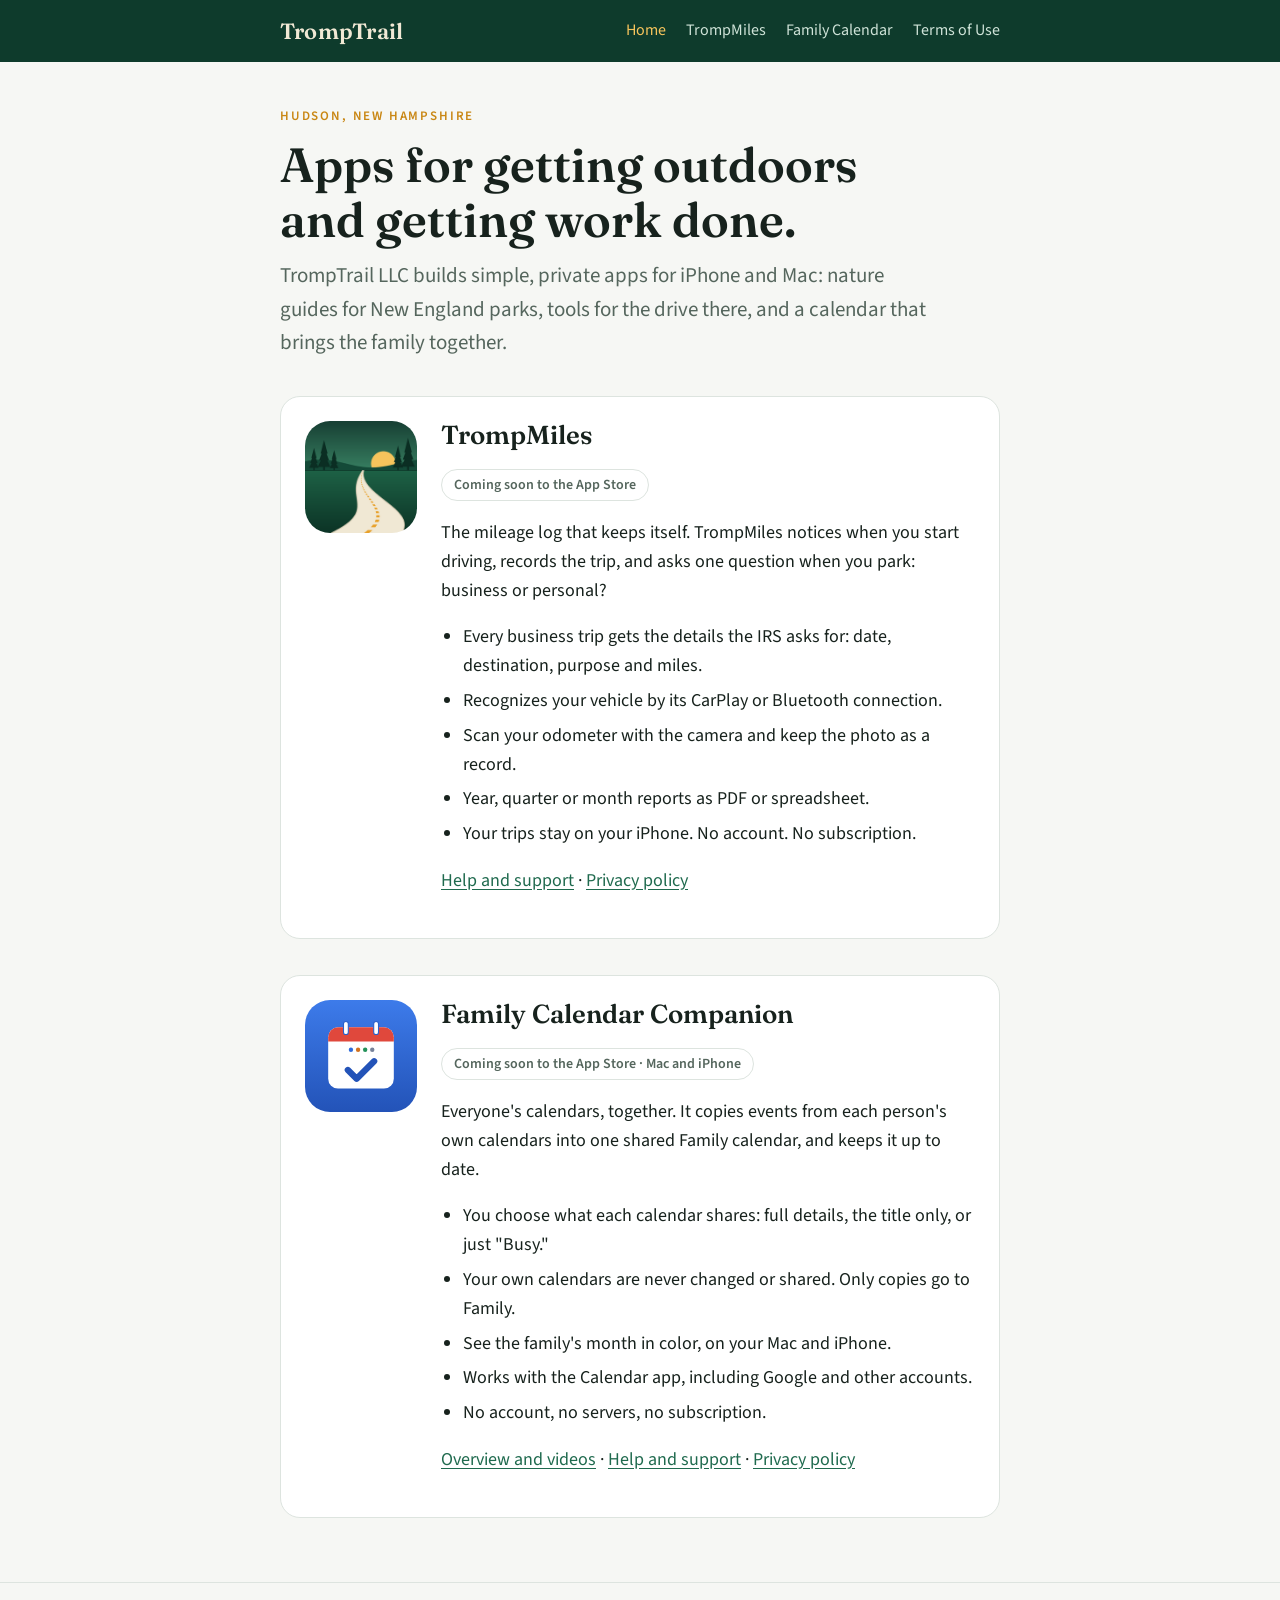
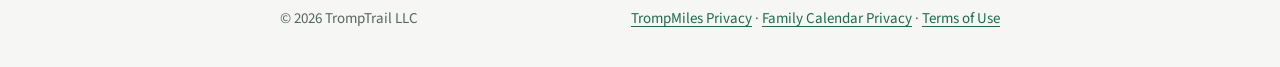
<file: index.html>
<!doctype html>
<html lang="en">
<head>
<meta charset="utf-8">
<meta name="viewport" content="width=device-width, initial-scale=1, viewport-fit=cover">
<title>TrompTrail LLC</title>
<meta name="description" content="TrompTrail LLC makes simple, private apps for iPhone and Mac, including TrompMiles, the mileage log that keeps itself, and Family Calendar Companion.">
<link rel="icon" href="trompmiles-icon.png">
<link rel="preconnect" href="https://fonts.googleapis.com">
<link rel="preconnect" href="https://fonts.gstatic.com" crossorigin>
<link rel="stylesheet" href="https://fonts.googleapis.com/css2?family=Fraunces:opsz,wght@9..144,600&family=Source+Sans+3:wght@400;600&display=swap">
<link rel="stylesheet" href="style.css">
</head>
<body>
<header class="top">
  <div class="wrap">
    <a class="brand" href="index.html">TrompTrail</a>
    <nav aria-label="Main">
      <a href="index.html" aria-current="page">Home</a>
      <a href="support.html">TrompMiles</a>
      <a href="family-calendar.html">Family Calendar</a>
      <a href="terms.html">Terms of Use</a>
    </nav>
  </div>
</header>

<main>
  <div class="wrap">
    <p class="eyebrow">Hudson, New Hampshire</p>
    <h1>Apps for getting outdoors and getting work done.</h1>
    <p class="lede">TrompTrail LLC builds simple, private apps for iPhone and Mac: nature guides for New England parks, tools for the drive there, and a calendar that brings the family together.</p>

    <section class="app" aria-labelledby="trompmiles">
      <img src="trompmiles-icon.png" alt="TrompMiles app icon: a winding road toward a setting sun">
      <div>
        <h2 id="trompmiles">TrompMiles</h2>
        <p><span class="badge">Coming soon to the App Store</span></p>
        <p>The mileage log that keeps itself. TrompMiles notices when you start driving, records the trip, and asks one question when you park: business or personal?</p>
        <ul class="points">
          <li>Every business trip gets the details the IRS asks for: date, destination, purpose and miles.</li>
          <li>Recognizes your vehicle by its CarPlay or Bluetooth connection.</li>
          <li>Scan your odometer with the camera and keep the photo as a record.</li>
          <li>Year, quarter or month reports as PDF or spreadsheet.</li>
          <li>Your trips stay on your iPhone. No account. No subscription.</li>
        </ul>
        <p><a href="support.html">Help and support</a> · <a href="privacy.html">Privacy policy</a></p>
      </div>
    </section>
    <section class="app" aria-labelledby="familycal">
      <img src="family-calendar-icon.svg" alt="Family Calendar Companion app icon: a calendar page with four colored dots and a check mark">
      <div>
        <h2 id="familycal">Family Calendar Companion</h2>
        <p><span class="badge">Coming soon to the App Store · Mac and iPhone</span></p>
        <p>Everyone's calendars, together. It copies events from each person's own calendars into one shared Family calendar, and keeps it up to date.</p>
        <ul class="points">
          <li>You choose what each calendar shares: full details, the title only, or just "Busy."</li>
          <li>Your own calendars are never changed or shared. Only copies go to Family.</li>
          <li>See the family's month in color, on your Mac and iPhone.</li>
          <li>Works with the Calendar app, including Google and other accounts.</li>
          <li>No account, no servers, no subscription.</li>
        </ul>
        <p><a href="family-calendar.html">Overview and videos</a> · <a href="family-calendar-support.html">Help and support</a> · <a href="family-calendar-privacy.html">Privacy policy</a></p>
      </div>
    </section>
  </div>
</main>

<footer>
  <div class="wrap">
    <span>© 2026 TrompTrail LLC</span>
    <span><a href="privacy.html">TrompMiles Privacy</a> · <a href="family-calendar-privacy.html">Family Calendar Privacy</a> · <a href="terms.html">Terms of Use</a></span>
  </div>
</footer>
</body>
</html>
</file>
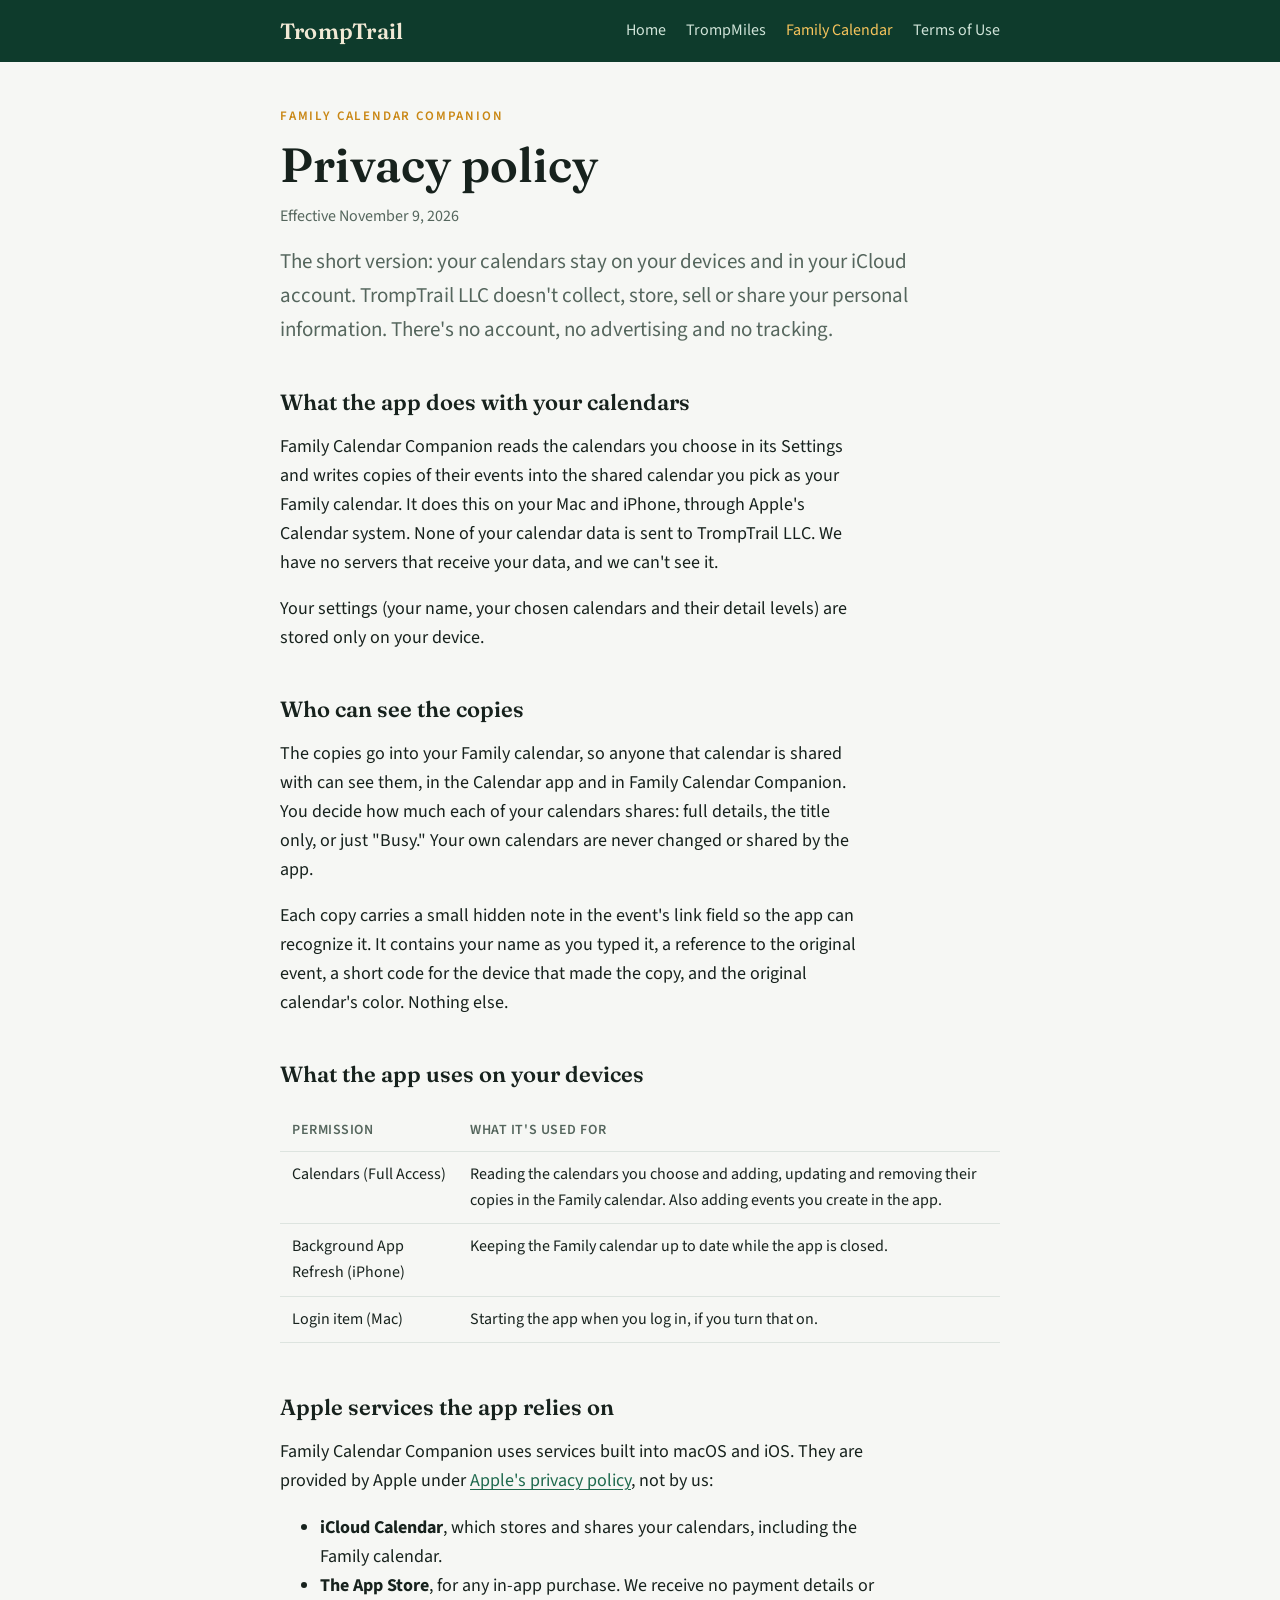
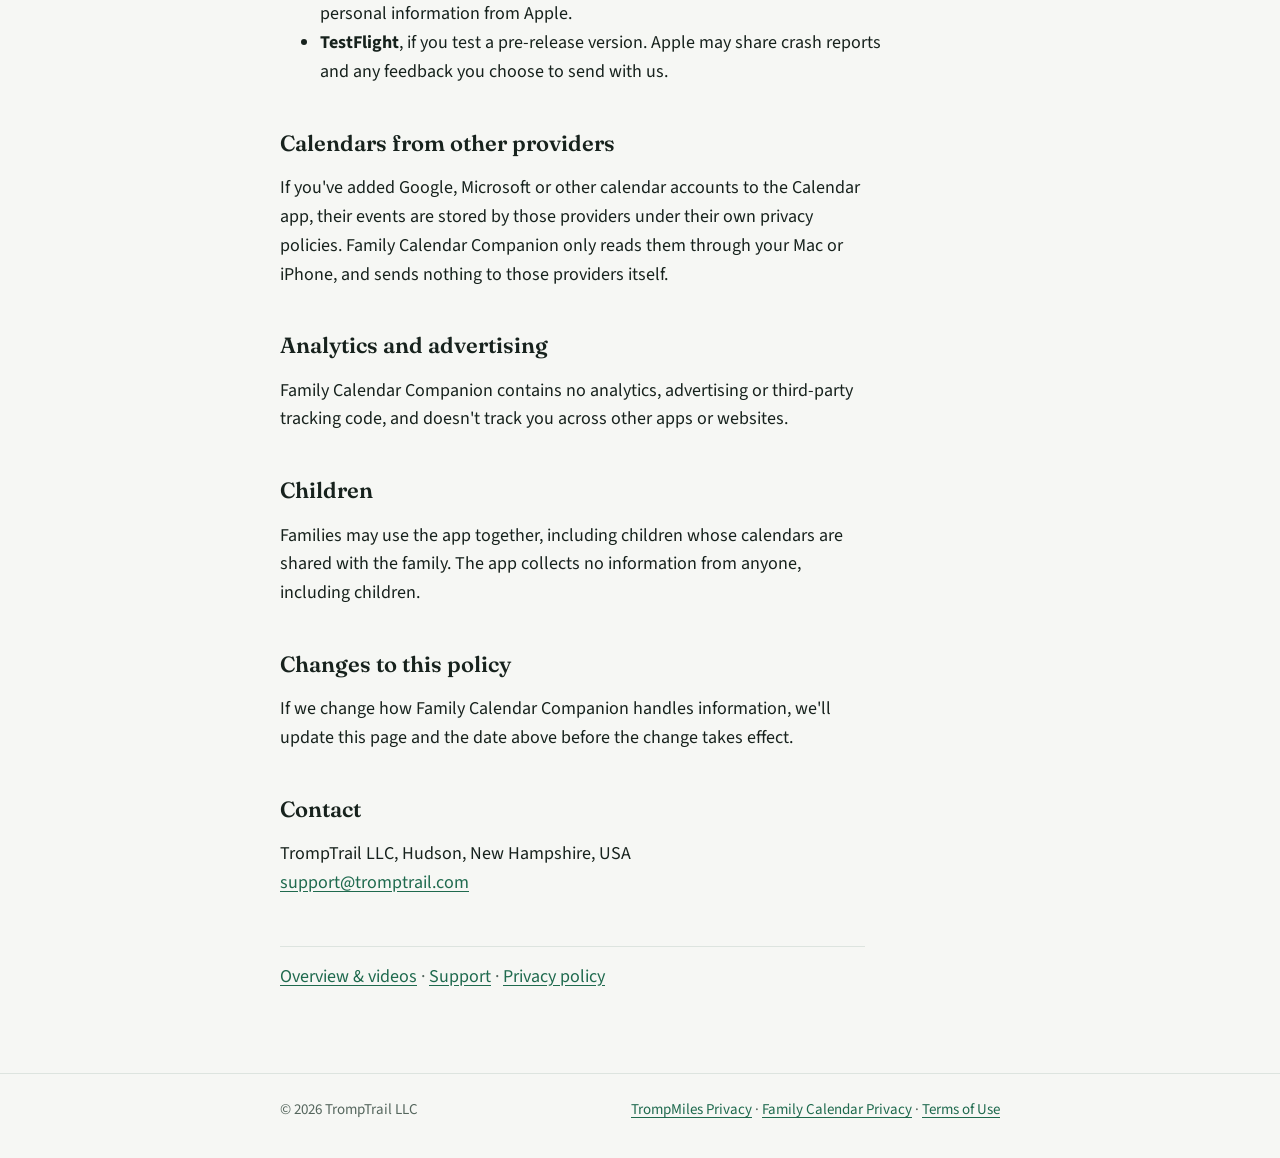
<file: family-calendar-privacy.html>
<!doctype html>
<html lang="en">
<head>
<meta charset="utf-8">
<meta name="viewport" content="width=device-width, initial-scale=1, viewport-fit=cover">
<title>Family Calendar Companion Privacy Policy</title>
<meta name="description" content="Family Calendar Companion keeps your calendars on your devices and in iCloud. TrompTrail LLC collects no personal data.">
<link rel="icon" href="family-calendar-icon.svg" type="image/svg+xml">
<link rel="preconnect" href="https://fonts.googleapis.com">
<link rel="preconnect" href="https://fonts.gstatic.com" crossorigin>
<link rel="stylesheet" href="https://fonts.googleapis.com/css2?family=Fraunces:opsz,wght@9..144,600&family=Source+Sans+3:wght@400;600&display=swap">
<link rel="stylesheet" href="style.css">
</head>
<body>
<header class="top">
  <div class="wrap">
    <a class="brand" href="index.html">TrompTrail</a>
    <nav aria-label="Main">
      <a href="index.html">Home</a>
      <a href="support.html">TrompMiles</a>
      <a href="family-calendar.html" aria-current="page">Family Calendar</a>
      <a href="terms.html">Terms of Use</a>
    </nav>
  </div>
</header>

<main class="policy">
  <div class="wrap">
    <p class="eyebrow">Family Calendar Companion</p>
    <h1>Privacy policy</h1>
    <p class="updated">Effective November 9, 2026</p>

    <p class="lede">The short version: your calendars stay on your devices and in your iCloud account. TrompTrail LLC doesn't collect, store, sell or share your personal information. There's no account, no advertising and no tracking.</p>

    <h2>What the app does with your calendars</h2>
    <p>Family Calendar Companion reads the calendars you choose in its Settings and writes copies of their events into the shared calendar you pick as your Family calendar. It does this on your Mac and iPhone, through Apple's Calendar system. None of your calendar data is sent to TrompTrail LLC. We have no servers that receive your data, and we can't see it.</p>
    <p>Your settings (your name, your chosen calendars and their detail levels) are stored only on your device.</p>

    <h2>Who can see the copies</h2>
    <p>The copies go into your Family calendar, so anyone that calendar is shared with can see them, in the Calendar app and in Family Calendar Companion. You decide how much each of your calendars shares: full details, the title only, or just "Busy." Your own calendars are never changed or shared by the app.</p>
    <p>Each copy carries a small hidden note in the event's link field so the app can recognize it. It contains your name as you typed it, a reference to the original event, a short code for the device that made the copy, and the original calendar's color. Nothing else.</p>

    <h2>What the app uses on your devices</h2>
    <div class="table-scroll">
      <table>
        <thead><tr><th>Permission</th><th>What it's used for</th></tr></thead>
        <tbody>
          <tr><td>Calendars (Full Access)</td><td>Reading the calendars you choose and adding, updating and removing their copies in the Family calendar. Also adding events you create in the app.</td></tr>
          <tr><td>Background App Refresh (iPhone)</td><td>Keeping the Family calendar up to date while the app is closed.</td></tr>
          <tr><td>Login item (Mac)</td><td>Starting the app when you log in, if you turn that on.</td></tr>
        </tbody>
      </table>
    </div>

    <h2>Apple services the app relies on</h2>
    <p>Family Calendar Companion uses services built into macOS and iOS. They are provided by Apple under <a href="https://www.apple.com/legal/privacy/">Apple's privacy policy</a>, not by us:</p>
    <ul>
      <li><strong>iCloud Calendar</strong>, which stores and shares your calendars, including the Family calendar.</li>
      <li><strong>The App Store</strong>, for any in-app purchase. We receive no payment details or personal information from Apple.</li>
      <li><strong>TestFlight</strong>, if you test a pre-release version. Apple may share crash reports and any feedback you choose to send with us.</li>
    </ul>

    <h2>Calendars from other providers</h2>
    <p>If you've added Google, Microsoft or other calendar accounts to the Calendar app, their events are stored by those providers under their own privacy policies. Family Calendar Companion only reads them through your Mac or iPhone, and sends nothing to those providers itself.</p>

    <h2>Analytics and advertising</h2>
    <p>Family Calendar Companion contains no analytics, advertising or third-party tracking code, and doesn't track you across other apps or websites.</p>

    <h2>Children</h2>
    <p>Families may use the app together, including children whose calendars are shared with the family. The app collects no information from anyone, including children.</p>

    <h2>Changes to this policy</h2>
    <p>If we change how Family Calendar Companion handles information, we'll update this page and the date above before the change takes effect.</p>

    <h2>Contact</h2>
    <p>TrompTrail LLC, Hudson, New Hampshire, USA<br>
    <a href="mailto:support@tromptrail.com">support@tromptrail.com</a></p>

    <p class="subnav"><a href="family-calendar.html">Overview &amp; videos</a> · <a href="family-calendar-support.html">Support</a> · <a href="family-calendar-privacy.html">Privacy policy</a></p>
  </div>
</main>

<footer>
  <div class="wrap">
    <span>© 2026 TrompTrail LLC</span>
    <span><a href="privacy.html">TrompMiles Privacy</a> · <a href="family-calendar-privacy.html">Family Calendar Privacy</a> · <a href="terms.html">Terms of Use</a></span>
  </div>
</footer>
</body>
</html>
</file>
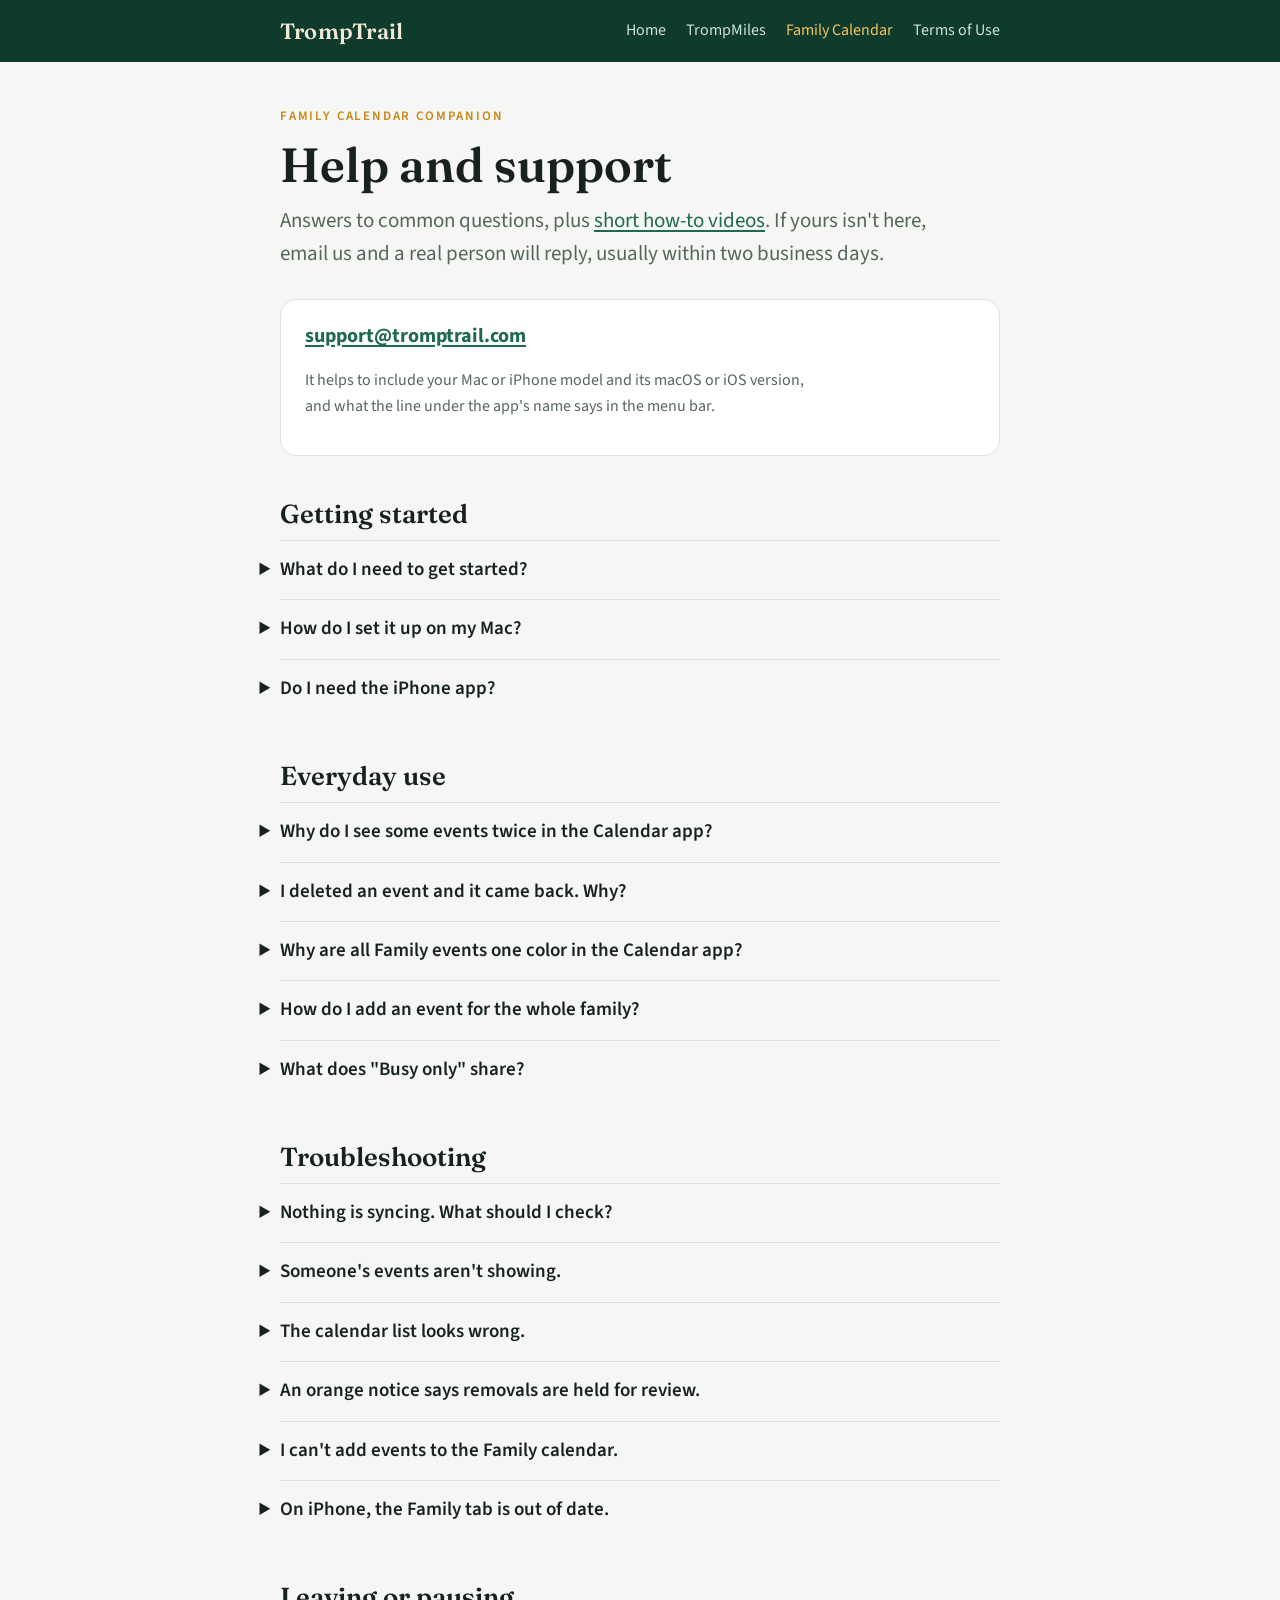
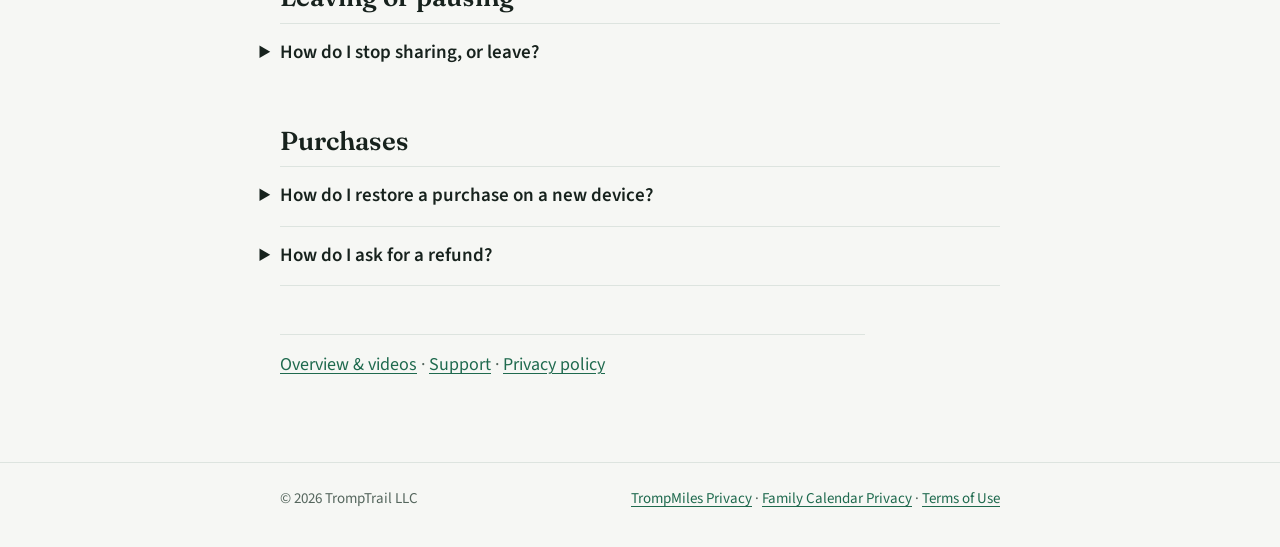
<file: family-calendar-support.html>
<!doctype html>
<html lang="en">
<head>
<meta charset="utf-8">
<meta name="viewport" content="width=device-width, initial-scale=1, viewport-fit=cover">
<title>Family Calendar Companion Support</title>
<meta name="description" content="Help with Family Calendar Companion: setup, syncing, colors, Busy only, troubleshooting and leaving.">
<link rel="icon" href="family-calendar-icon.svg" type="image/svg+xml">
<link rel="preconnect" href="https://fonts.googleapis.com">
<link rel="preconnect" href="https://fonts.gstatic.com" crossorigin>
<link rel="stylesheet" href="https://fonts.googleapis.com/css2?family=Fraunces:opsz,wght@9..144,600&family=Source+Sans+3:wght@400;600&display=swap">
<link rel="stylesheet" href="style.css">
</head>
<body>
<header class="top">
  <div class="wrap">
    <a class="brand" href="index.html">TrompTrail</a>
    <nav aria-label="Main">
      <a href="index.html">Home</a>
      <a href="support.html">TrompMiles</a>
      <a href="family-calendar.html" aria-current="page">Family Calendar</a>
      <a href="terms.html">Terms of Use</a>
    </nav>
  </div>
</header>

<main>
  <div class="wrap">
    <p class="eyebrow">Family Calendar Companion</p>
    <h1>Help and support</h1>
    <p class="lede">Answers to common questions, plus <a href="family-calendar.html#videos">short how-to videos</a>. If yours isn't here, email us and a real person will reply, usually within two business days.</p>

    <div class="contact">
      <strong><a href="mailto:support@tromptrail.com">support@tromptrail.com</a></strong>
      <p class="note">It helps to include your Mac or iPhone model and its macOS or iOS version, and what the line under the app's name says in the menu bar.</p>
    </div>

    <h2>Getting started</h2>
    <details>
      <summary>What do I need to get started?</summary>
      <p>One person, the <strong>organizer</strong>, creates an iCloud calendar named Family in the Calendar app and shares it with each family member with <strong>View &amp; Edit</strong> access. Then each person installs Family Calendar Companion on their own Mac, and optionally their iPhone.</p>
      <p>You'll need macOS 14 Sonoma or later on a Mac, and iOS 17 or later on an iPhone.</p>
    </details>
    <details>
      <summary>How do I set it up on my Mac?</summary>
      <ol>
        <li>Open Family Calendar Companion. When asked, choose <strong>Allow Full Access</strong> to calendars.</li>
        <li>Click its icon in the menu bar and choose <strong>Settings</strong>.</li>
        <li>Type your name, choose the Family calendar, and pick a detail level for each of your calendars.</li>
        <li>Turn on <strong>Start when I log in</strong> so your Mac keeps your part of the Family calendar up to date.</li>
      </ol>
    </details>
    <details>
      <summary>Do I need the iPhone app?</summary>
      <p>No, but it's handy. It shows the family's events once each, in a list or month view with their original colors, lets you add events, and fills in for your Mac while it's asleep. Use exactly the same name on your Mac and your iPhone.</p>
    </details>
    <h2>Everyday use</h2>
    <details>
      <summary>Why do I see some events twice in the Calendar app?</summary>
      <p>Your own calendar and the Family calendar are both showing the same event: the original, and its copy. In the Calendar app, uncheck your own calendar in the sidebar and each event shows once, in Family.</p>
    </details>
    <details>
      <summary>I deleted an event and it came back. Why?</summary>
      <p>You deleted the copy in the Family calendar. Copies follow their original, so delete the event from your own calendar instead, and the copy disappears too. On iPhone, tap the event in the Family tab to open the original.</p>
    </details>
    <details>
      <summary>Why are all Family events one color in the Calendar app?</summary>
      <p>That's how Apple's Calendar app works: every event in a calendar uses that calendar's color. Open the Family Calendar window on your Mac, or the Family tab on iPhone, to see each event in its original calendar's color. You can switch to one color per person in Settings.</p>
    </details>
    <details>
      <summary>How do I add an event for the whole family?</summary>
      <p>Click <strong>+</strong> in the Family Calendar window on your Mac (or press ⌘N, or double-click a day), or tap <strong>+</strong> on iPhone, and leave the calendar set to Family. To add one of your own events, choose your own calendar instead, and it's copied into Family with your name.</p>
    </details>
    <details>
      <summary>What does "Busy only" share?</summary>
      <p>Only the time, shown as "Your name – Busy." The title, location and notes stay private, both in the Calendar app and in Family Calendar Companion's own views.</p>
    </details>
    <h2>Troubleshooting</h2>
    <details>
      <summary>Nothing is syncing. What should I check?</summary>
      <ol>
        <li>Click the menu bar icon and read the line under the app's name. If it says <strong>Paused</strong>, switch Pause off.</li>
        <li>Make sure calendar access is on: System Settings › Privacy &amp; Security › Calendars › <strong>Family Cal</strong> › Full Access. On iPhone: Settings › Privacy &amp; Security › Calendars › Family Cal.</li>
        <li>Click <strong>Sync Now</strong>. Recent activity shows what changed.</li>
      </ol>
    </details>
    <details>
      <summary>Someone's events aren't showing.</summary>
      <p>Their events are copied from their own Mac, so it needs to be on and awake. A sleeping Mac catches up when it wakes. iCloud can take a few minutes. And in their Settings, check that the calendar isn't set to Don't share.</p>
    </details>
    <details>
      <summary>The calendar list looks wrong.</summary>
      <p>Click <strong>Refresh</strong> in Settings. If you just accepted a shared calendar, give iCloud a minute first. If an orange notice says a calendar no longer exists, click <strong>Remove</strong>.</p>
    </details>
    <details>
      <summary>An orange notice says removals are held for review.</summary>
      <p>Large batches of removals are held as a safety check. If you just stopped sharing a calendar, click <strong>Remove Them</strong>. If you weren't expecting it, wait a few minutes and click Sync Now; if iCloud was catching up, the notice clears on its own.</p>
    </details>
    <details>
      <summary>I can't add events to the Family calendar.</summary>
      <p>Ask the organizer to share the Family calendar with you as <strong>View &amp; Edit</strong>.</p>
    </details>
    <details>
      <summary>On iPhone, the Family tab is out of date.</summary>
      <p>iOS lets apps run in the background only now and then. Open the app and it syncs right away. Keep Background App Refresh on for Family Cal in Settings › General › Background App Refresh.</p>
    </details>
    <h2>Leaving or pausing</h2>
    <details>
      <summary>How do I stop sharing, or leave?</summary>
      <p>To pause, switch on <strong>Pause</strong> in the menu. To stop sharing one calendar, set it to Don't share in Settings. To leave, open Settings › Leaving › <strong>Remove My Events from Family</strong>, on each device you use, then delete the app. Your own calendars are never changed.</p>
    </details>
    <h2>Purchases</h2>
    <details>
      <summary>How do I restore a purchase on a new device?</summary>
      <p>Sign in with the same Apple Account, open the app's Settings and tap <strong>Restore Purchase</strong>.</p>
    </details>
    <details>
      <summary>How do I ask for a refund?</summary>
      <p>Purchases are handled by Apple. Request a refund at <a href="https://reportaproblem.apple.com">reportaproblem.apple.com</a>.</p>
    </details>

    <p class="subnav"><a href="family-calendar.html">Overview &amp; videos</a> · <a href="family-calendar-support.html">Support</a> · <a href="family-calendar-privacy.html">Privacy policy</a></p>
  </div>
</main>

<footer>
  <div class="wrap">
    <span>© 2026 TrompTrail LLC</span>
    <span><a href="privacy.html">TrompMiles Privacy</a> · <a href="family-calendar-privacy.html">Family Calendar Privacy</a> · <a href="terms.html">Terms of Use</a></span>
  </div>
</footer>
</body>
</html>
</file>
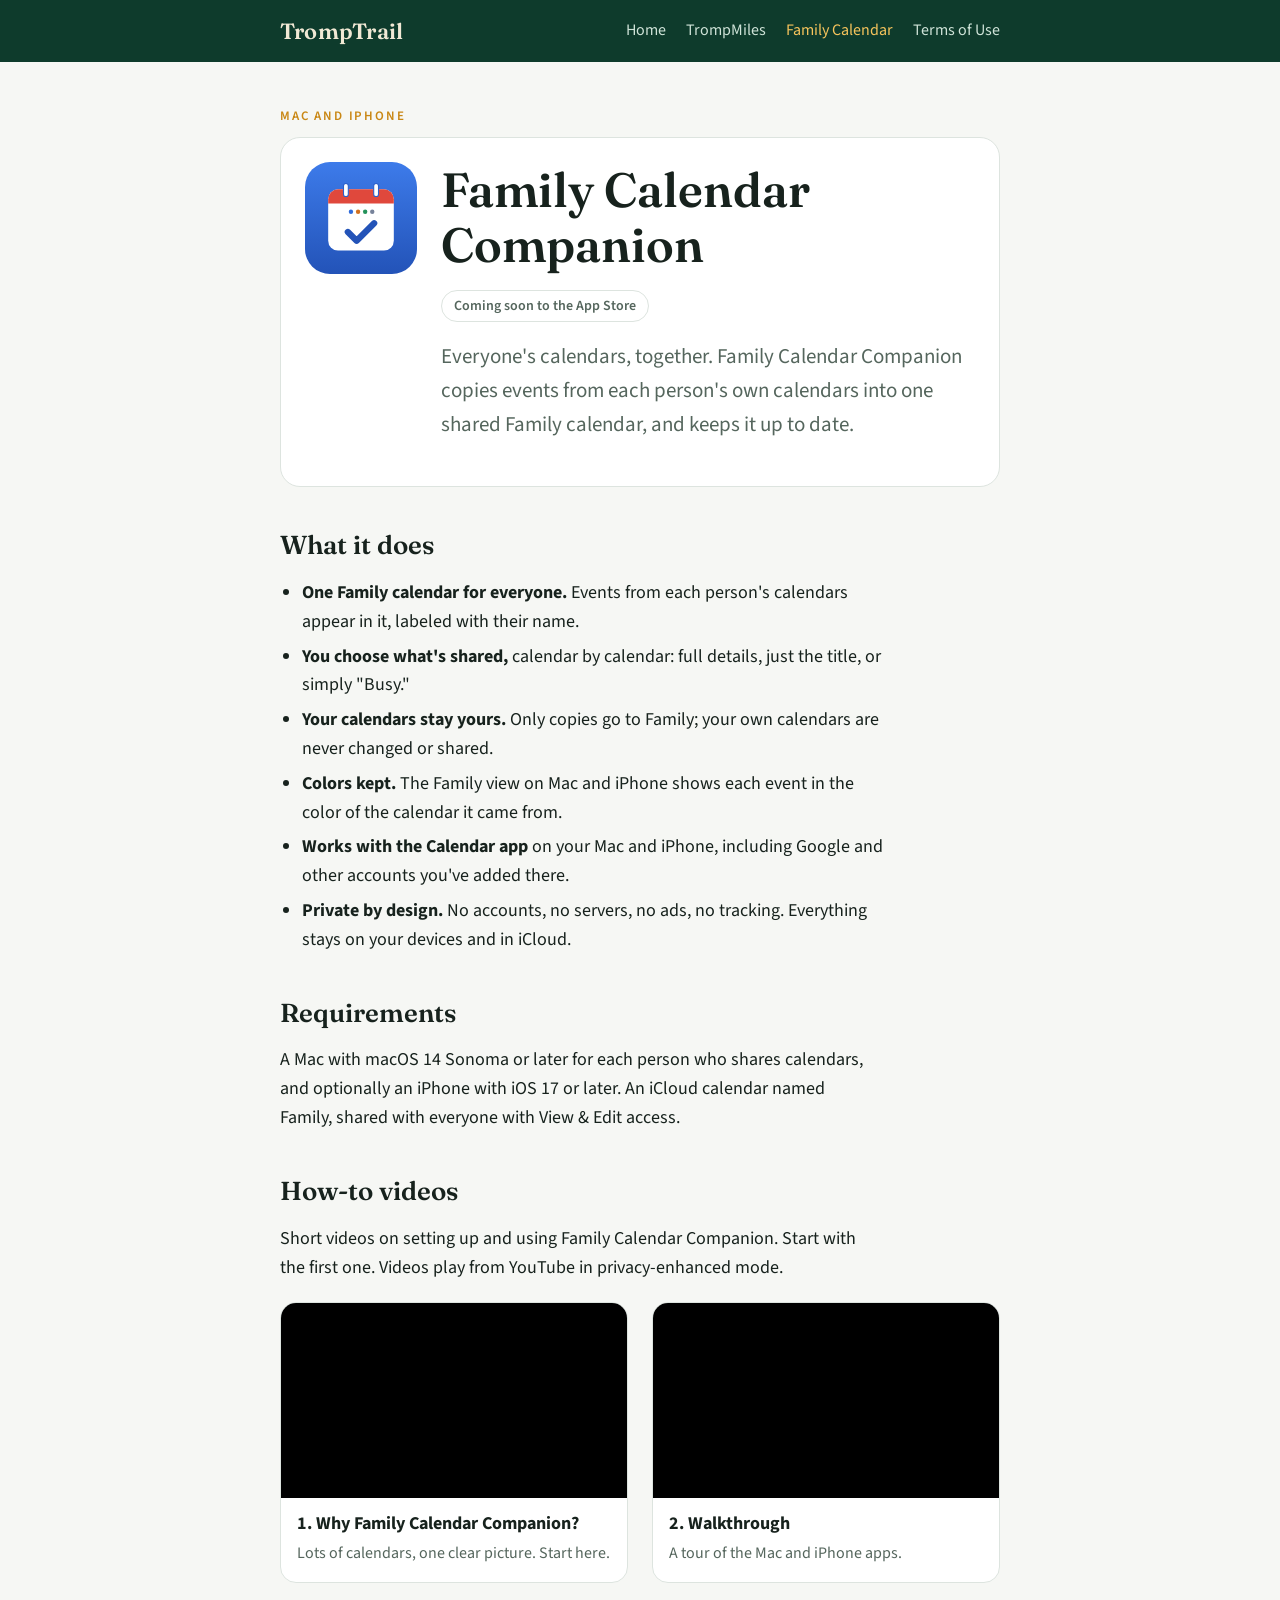
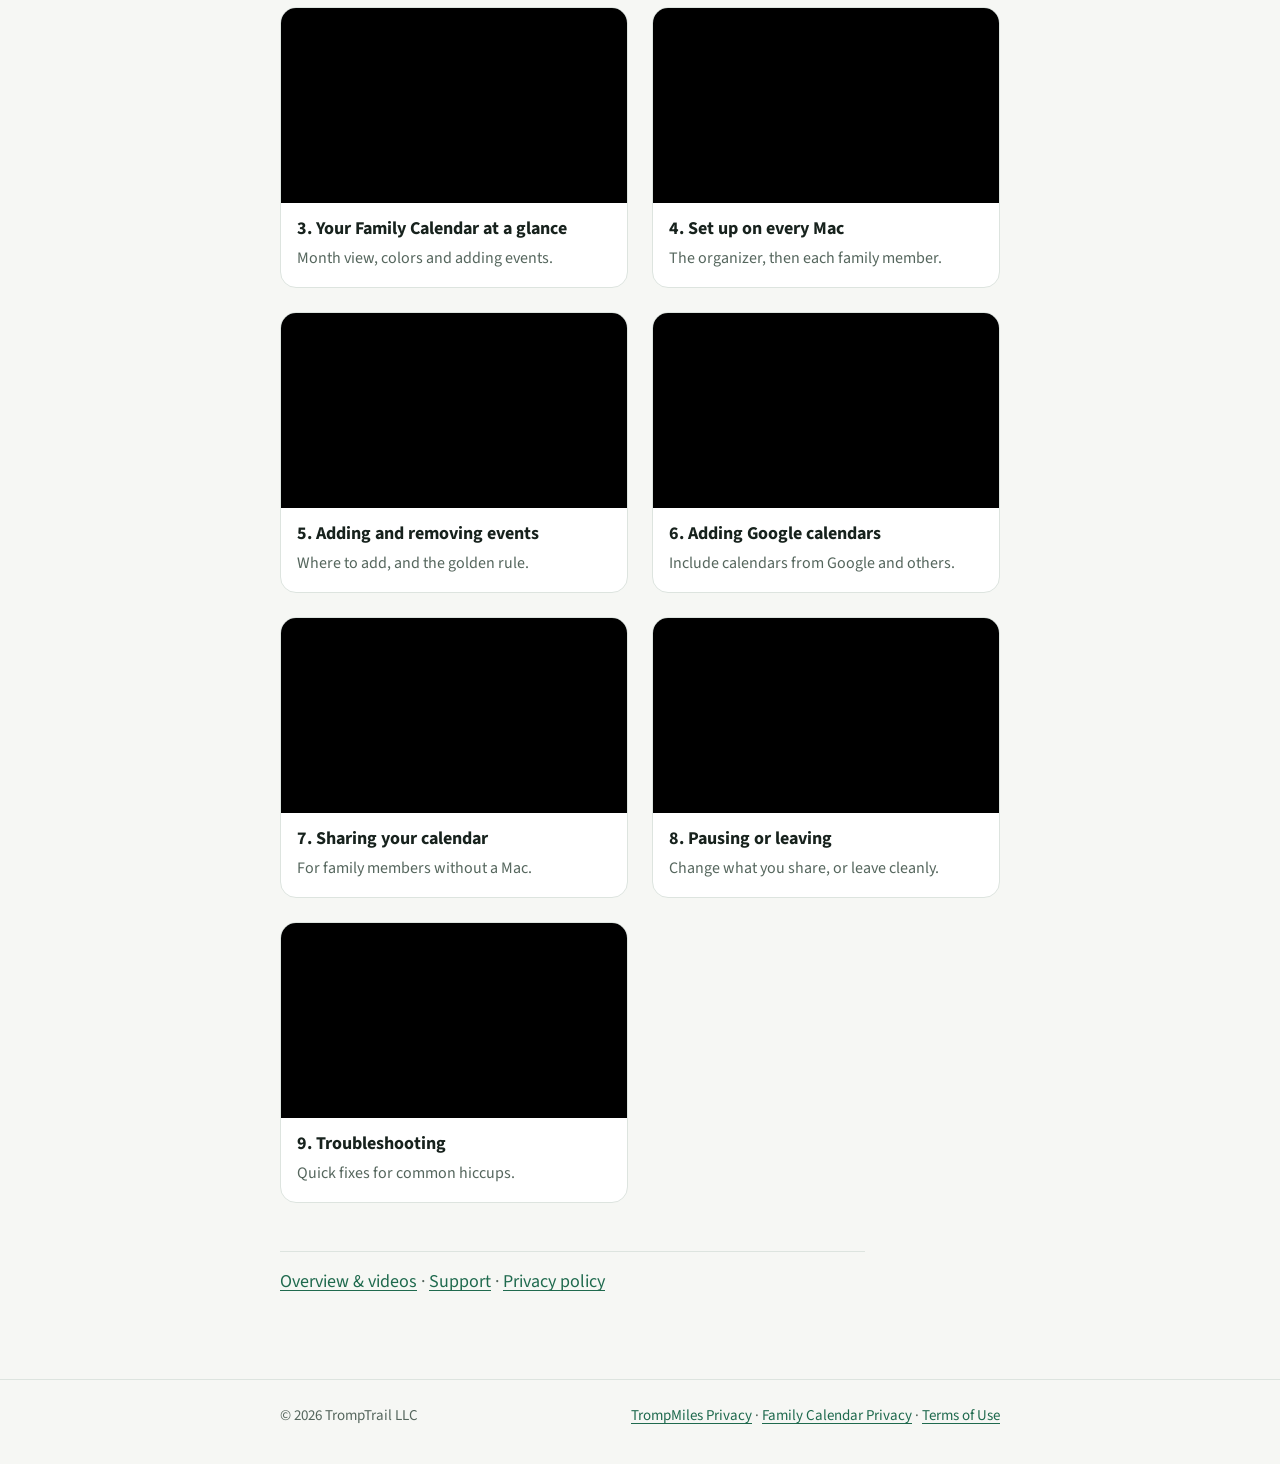
<file: family-calendar.html>
<!doctype html>
<html lang="en">
<head>
<meta charset="utf-8">
<meta name="viewport" content="width=device-width, initial-scale=1, viewport-fit=cover">
<title>Family Calendar Companion</title>
<meta name="description" content="Family Calendar Companion copies events from each person's calendars into one shared Family calendar, on Mac and iPhone. Private by design.">
<link rel="icon" href="family-calendar-icon.svg" type="image/svg+xml">
<link rel="preconnect" href="https://fonts.googleapis.com">
<link rel="preconnect" href="https://fonts.gstatic.com" crossorigin>
<link rel="stylesheet" href="https://fonts.googleapis.com/css2?family=Fraunces:opsz,wght@9..144,600&family=Source+Sans+3:wght@400;600&display=swap">
<link rel="stylesheet" href="style.css">
</head>
<body>
<header class="top">
  <div class="wrap">
    <a class="brand" href="index.html">TrompTrail</a>
    <nav aria-label="Main">
      <a href="index.html">Home</a>
      <a href="support.html">TrompMiles</a>
      <a href="family-calendar.html" aria-current="page">Family Calendar</a>
      <a href="terms.html">Terms of Use</a>
    </nav>
  </div>
</header>

<main>
  <div class="wrap">
    <p class="eyebrow">Mac and iPhone</p>
    <section class="app hero-app" aria-labelledby="fcc">
      <img src="family-calendar-icon.svg" alt="Family Calendar Companion app icon: a calendar page with four colored dots and a check mark">
      <div>
        <h1 id="fcc">Family Calendar Companion</h1>
        <p><span class="badge">Coming soon to the App Store</span></p>
        <p class="lede">Everyone's calendars, together. Family Calendar Companion copies events from each person's own calendars into one shared Family calendar, and keeps it up to date.</p>
      </div>
    </section>

    <h2>What it does</h2>
    <ul class="points">
      <li><strong>One Family calendar for everyone.</strong> Events from each person's calendars appear in it, labeled with their name.</li>
      <li><strong>You choose what's shared,</strong> calendar by calendar: full details, just the title, or simply "Busy."</li>
      <li><strong>Your calendars stay yours.</strong> Only copies go to Family; your own calendars are never changed or shared.</li>
      <li><strong>Colors kept.</strong> The Family view on Mac and iPhone shows each event in the color of the calendar it came from.</li>
      <li><strong>Works with the Calendar app</strong> on your Mac and iPhone, including Google and other accounts you've added there.</li>
      <li><strong>Private by design.</strong> No accounts, no servers, no ads, no tracking. Everything stays on your devices and in iCloud.</li>
    </ul>

    <h2>Requirements</h2>
    <p>A Mac with macOS 14 Sonoma or later for each person who shares calendars, and optionally an iPhone with iOS 17 or later. An iCloud calendar named Family, shared with everyone with View &amp; Edit access.</p>

    <h2 id="videos">How-to videos</h2>
    <p>Short videos on setting up and using Family Calendar Companion. Start with the first one. Videos play from YouTube in privacy-enhanced mode.</p>
    <div class="videos">
      <figure class="video">
        <iframe src="https://www.youtube-nocookie.com/embed/HyMPR-Zz53U?rel=0" title="Why Family Calendar Companion?" loading="lazy" allow="accelerometer; encrypted-media; gyroscope; picture-in-picture; fullscreen" allowfullscreen></iframe>
        <figcaption><strong>1. Why Family Calendar Companion?</strong><span>Lots of calendars, one clear picture. Start here.</span></figcaption>
      </figure>
      <figure class="video">
        <iframe src="https://www.youtube-nocookie.com/embed/indQb9oknIc?rel=0" title="Walkthrough" loading="lazy" allow="accelerometer; encrypted-media; gyroscope; picture-in-picture; fullscreen" allowfullscreen></iframe>
        <figcaption><strong>2. Walkthrough</strong><span>A tour of the Mac and iPhone apps.</span></figcaption>
      </figure>
      <figure class="video">
        <iframe src="https://www.youtube-nocookie.com/embed/vLGmq5EjKVs?rel=0" title="Your Family Calendar at a glance" loading="lazy" allow="accelerometer; encrypted-media; gyroscope; picture-in-picture; fullscreen" allowfullscreen></iframe>
        <figcaption><strong>3. Your Family Calendar at a glance</strong><span>Month view, colors and adding events.</span></figcaption>
      </figure>
      <figure class="video">
        <iframe src="https://www.youtube-nocookie.com/embed/x67NpH9WV1M?rel=0" title="Set up on every Mac" loading="lazy" allow="accelerometer; encrypted-media; gyroscope; picture-in-picture; fullscreen" allowfullscreen></iframe>
        <figcaption><strong>4. Set up on every Mac</strong><span>The organizer, then each family member.</span></figcaption>
      </figure>
      <figure class="video">
        <iframe src="https://www.youtube-nocookie.com/embed/oSUUIbQ76pk?rel=0" title="Adding and removing events" loading="lazy" allow="accelerometer; encrypted-media; gyroscope; picture-in-picture; fullscreen" allowfullscreen></iframe>
        <figcaption><strong>5. Adding and removing events</strong><span>Where to add, and the golden rule.</span></figcaption>
      </figure>
      <figure class="video">
        <iframe src="https://www.youtube-nocookie.com/embed/9N9YRhnGMNc?rel=0" title="Adding Google calendars" loading="lazy" allow="accelerometer; encrypted-media; gyroscope; picture-in-picture; fullscreen" allowfullscreen></iframe>
        <figcaption><strong>6. Adding Google calendars</strong><span>Include calendars from Google and others.</span></figcaption>
      </figure>
      <figure class="video">
        <iframe src="https://www.youtube-nocookie.com/embed/to_aO8tq9o0?rel=0" title="Sharing your calendar" loading="lazy" allow="accelerometer; encrypted-media; gyroscope; picture-in-picture; fullscreen" allowfullscreen></iframe>
        <figcaption><strong>7. Sharing your calendar</strong><span>For family members without a Mac.</span></figcaption>
      </figure>
      <figure class="video">
        <iframe src="https://www.youtube-nocookie.com/embed/pWfgTv7sJj0?rel=0" title="Pausing or leaving" loading="lazy" allow="accelerometer; encrypted-media; gyroscope; picture-in-picture; fullscreen" allowfullscreen></iframe>
        <figcaption><strong>8. Pausing or leaving</strong><span>Change what you share, or leave cleanly.</span></figcaption>
      </figure>
      <figure class="video">
        <iframe src="https://www.youtube-nocookie.com/embed/7I25Uqccb1Y?rel=0" title="Troubleshooting" loading="lazy" allow="accelerometer; encrypted-media; gyroscope; picture-in-picture; fullscreen" allowfullscreen></iframe>
        <figcaption><strong>9. Troubleshooting</strong><span>Quick fixes for common hiccups.</span></figcaption>
      </figure>
    </div>

    <p class="subnav"><a href="family-calendar.html">Overview &amp; videos</a> · <a href="family-calendar-support.html">Support</a> · <a href="family-calendar-privacy.html">Privacy policy</a></p>
  </div>
</main>

<footer>
  <div class="wrap">
    <span>© 2026 TrompTrail LLC</span>
    <span><a href="privacy.html">TrompMiles Privacy</a> · <a href="family-calendar-privacy.html">Family Calendar Privacy</a> · <a href="terms.html">Terms of Use</a></span>
  </div>
</footer>
</body>
</html>
</file>
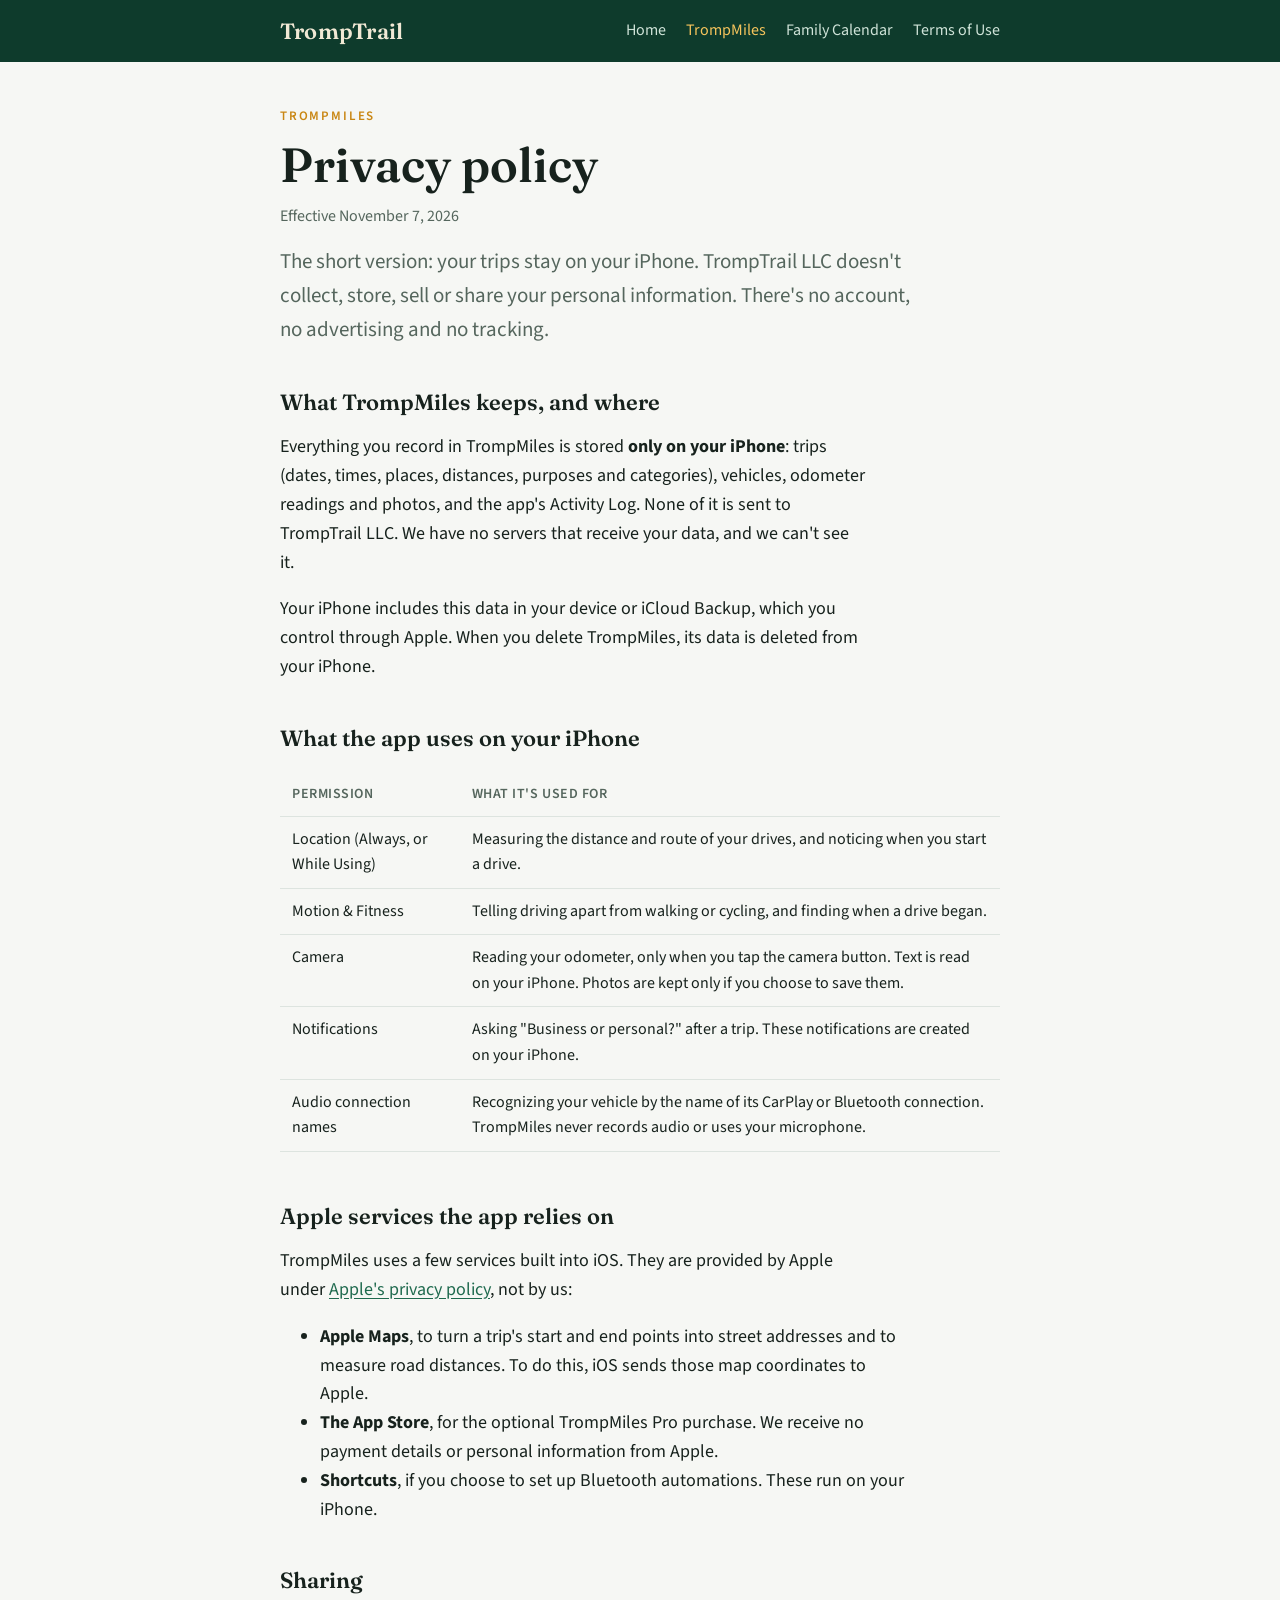
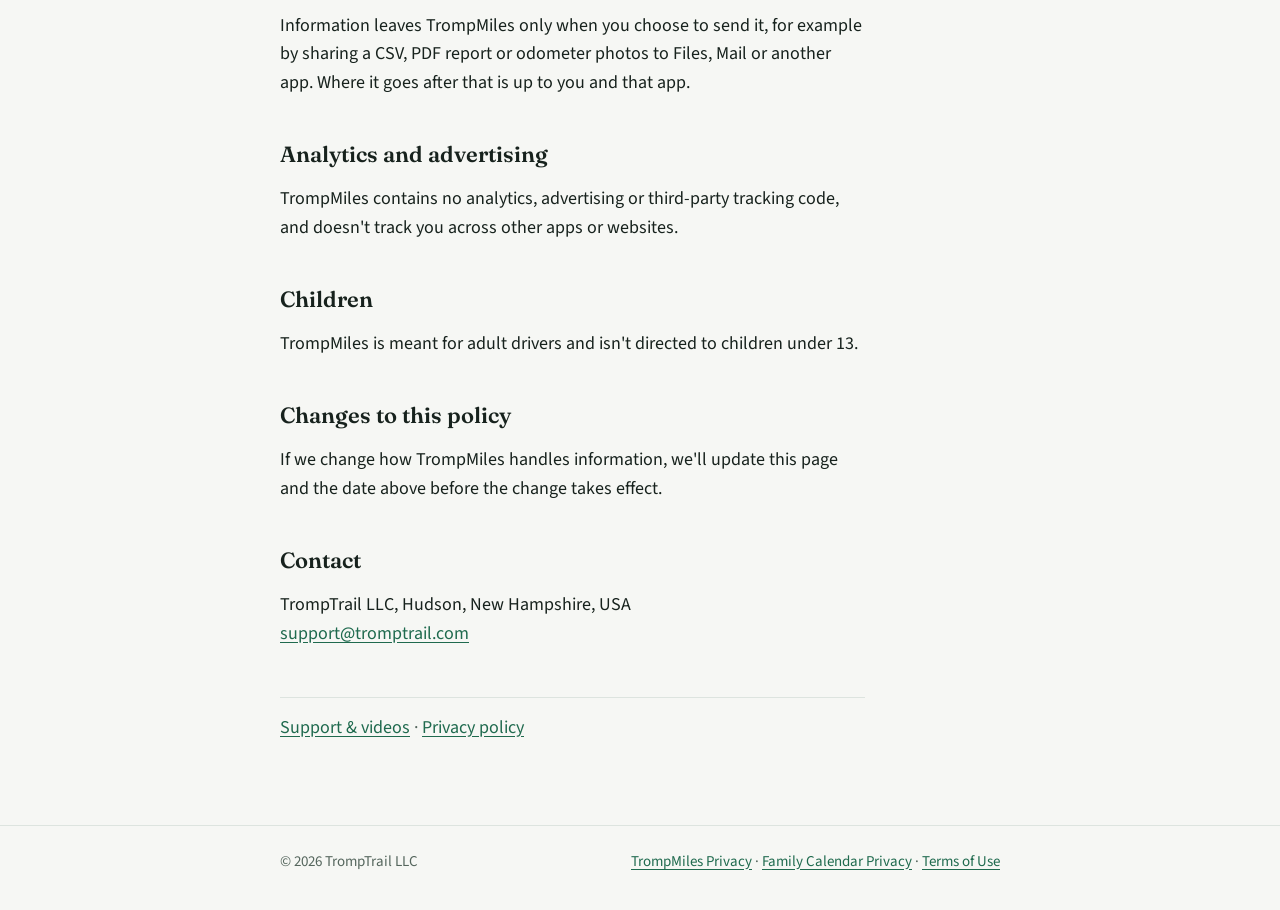
<file: privacy.html>
<!doctype html>
<html lang="en">
<head>
<meta charset="utf-8">
<meta name="viewport" content="width=device-width, initial-scale=1, viewport-fit=cover">
<title>TrompMiles Privacy Policy</title>
<meta name="description" content="TrompMiles keeps your trips on your iPhone. TrompTrail LLC collects no personal data.">
<link rel="icon" href="trompmiles-icon.png">
<link rel="preconnect" href="https://fonts.googleapis.com">
<link rel="preconnect" href="https://fonts.gstatic.com" crossorigin>
<link rel="stylesheet" href="https://fonts.googleapis.com/css2?family=Fraunces:opsz,wght@9..144,600&family=Source+Sans+3:wght@400;600&display=swap">
<link rel="stylesheet" href="style.css">
</head>
<body>
<header class="top">
  <div class="wrap">
    <a class="brand" href="index.html">TrompTrail</a>
    <nav aria-label="Main">
      <a href="index.html">Home</a>
      <a href="support.html" aria-current="page">TrompMiles</a>
      <a href="family-calendar.html">Family Calendar</a>
      <a href="terms.html">Terms of Use</a>
    </nav>
  </div>
</header>

<main class="policy">
  <div class="wrap">
    <p class="eyebrow">TrompMiles</p>
    <h1>Privacy policy</h1>
    <p class="updated">Effective November 7, 2026</p>

    <p class="lede">The short version: your trips stay on your iPhone. TrompTrail LLC doesn't collect, store, sell or share your personal information. There's no account, no advertising and no tracking.</p>

    <h2>What TrompMiles keeps, and where</h2>
    <p>Everything you record in TrompMiles is stored <strong>only on your iPhone</strong>: trips (dates, times, places, distances, purposes and categories), vehicles, odometer readings and photos, and the app's Activity Log. None of it is sent to TrompTrail LLC. We have no servers that receive your data, and we can't see it.</p>
    <p>Your iPhone includes this data in your device or iCloud Backup, which you control through Apple. When you delete TrompMiles, its data is deleted from your iPhone.</p>

    <h2>What the app uses on your iPhone</h2>
    <div class="table-scroll">
      <table>
        <thead><tr><th>Permission</th><th>What it's used for</th></tr></thead>
        <tbody>
          <tr><td>Location (Always, or While Using)</td><td>Measuring the distance and route of your drives, and noticing when you start a drive.</td></tr>
          <tr><td>Motion &amp; Fitness</td><td>Telling driving apart from walking or cycling, and finding when a drive began.</td></tr>
          <tr><td>Camera</td><td>Reading your odometer, only when you tap the camera button. Text is read on your iPhone. Photos are kept only if you choose to save them.</td></tr>
          <tr><td>Notifications</td><td>Asking "Business or personal?" after a trip. These notifications are created on your iPhone.</td></tr>
          <tr><td>Audio connection names</td><td>Recognizing your vehicle by the name of its CarPlay or Bluetooth connection. TrompMiles never records audio or uses your microphone.</td></tr>
        </tbody>
      </table>
    </div>

    <h2>Apple services the app relies on</h2>
    <p>TrompMiles uses a few services built into iOS. They are provided by Apple under <a href="https://www.apple.com/legal/privacy/">Apple's privacy policy</a>, not by us:</p>
    <ul>
      <li><strong>Apple Maps</strong>, to turn a trip's start and end points into street addresses and to measure road distances. To do this, iOS sends those map coordinates to Apple.</li>
      <li><strong>The App Store</strong>, for the optional TrompMiles Pro purchase. We receive no payment details or personal information from Apple.</li>
      <li><strong>Shortcuts</strong>, if you choose to set up Bluetooth automations. These run on your iPhone.</li>
    </ul>

    <h2>Sharing</h2>
    <p>Information leaves TrompMiles only when you choose to send it, for example by sharing a CSV, PDF report or odometer photos to Files, Mail or another app. Where it goes after that is up to you and that app.</p>

    <h2>Analytics and advertising</h2>
    <p>TrompMiles contains no analytics, advertising or third-party tracking code, and doesn't track you across other apps or websites.</p>

    <h2>Children</h2>
    <p>TrompMiles is meant for adult drivers and isn't directed to children under 13.</p>

    <h2>Changes to this policy</h2>
    <p>If we change how TrompMiles handles information, we'll update this page and the date above before the change takes effect.</p>

    <h2>Contact</h2>
    <p>TrompTrail LLC, Hudson, New Hampshire, USA<br>
    <a href="mailto:support@tromptrail.com">support@tromptrail.com</a></p>

    <p class="subnav"><a href="support.html">Support &amp; videos</a> · <a href="privacy.html">Privacy policy</a></p>
  </div>
</main>

<footer>
  <div class="wrap">
    <span>© 2026 TrompTrail LLC</span>
    <span><a href="privacy.html">TrompMiles Privacy</a> · <a href="family-calendar-privacy.html">Family Calendar Privacy</a> · <a href="terms.html">Terms of Use</a></span>
  </div>
</footer>
</body>
</html>
</file>
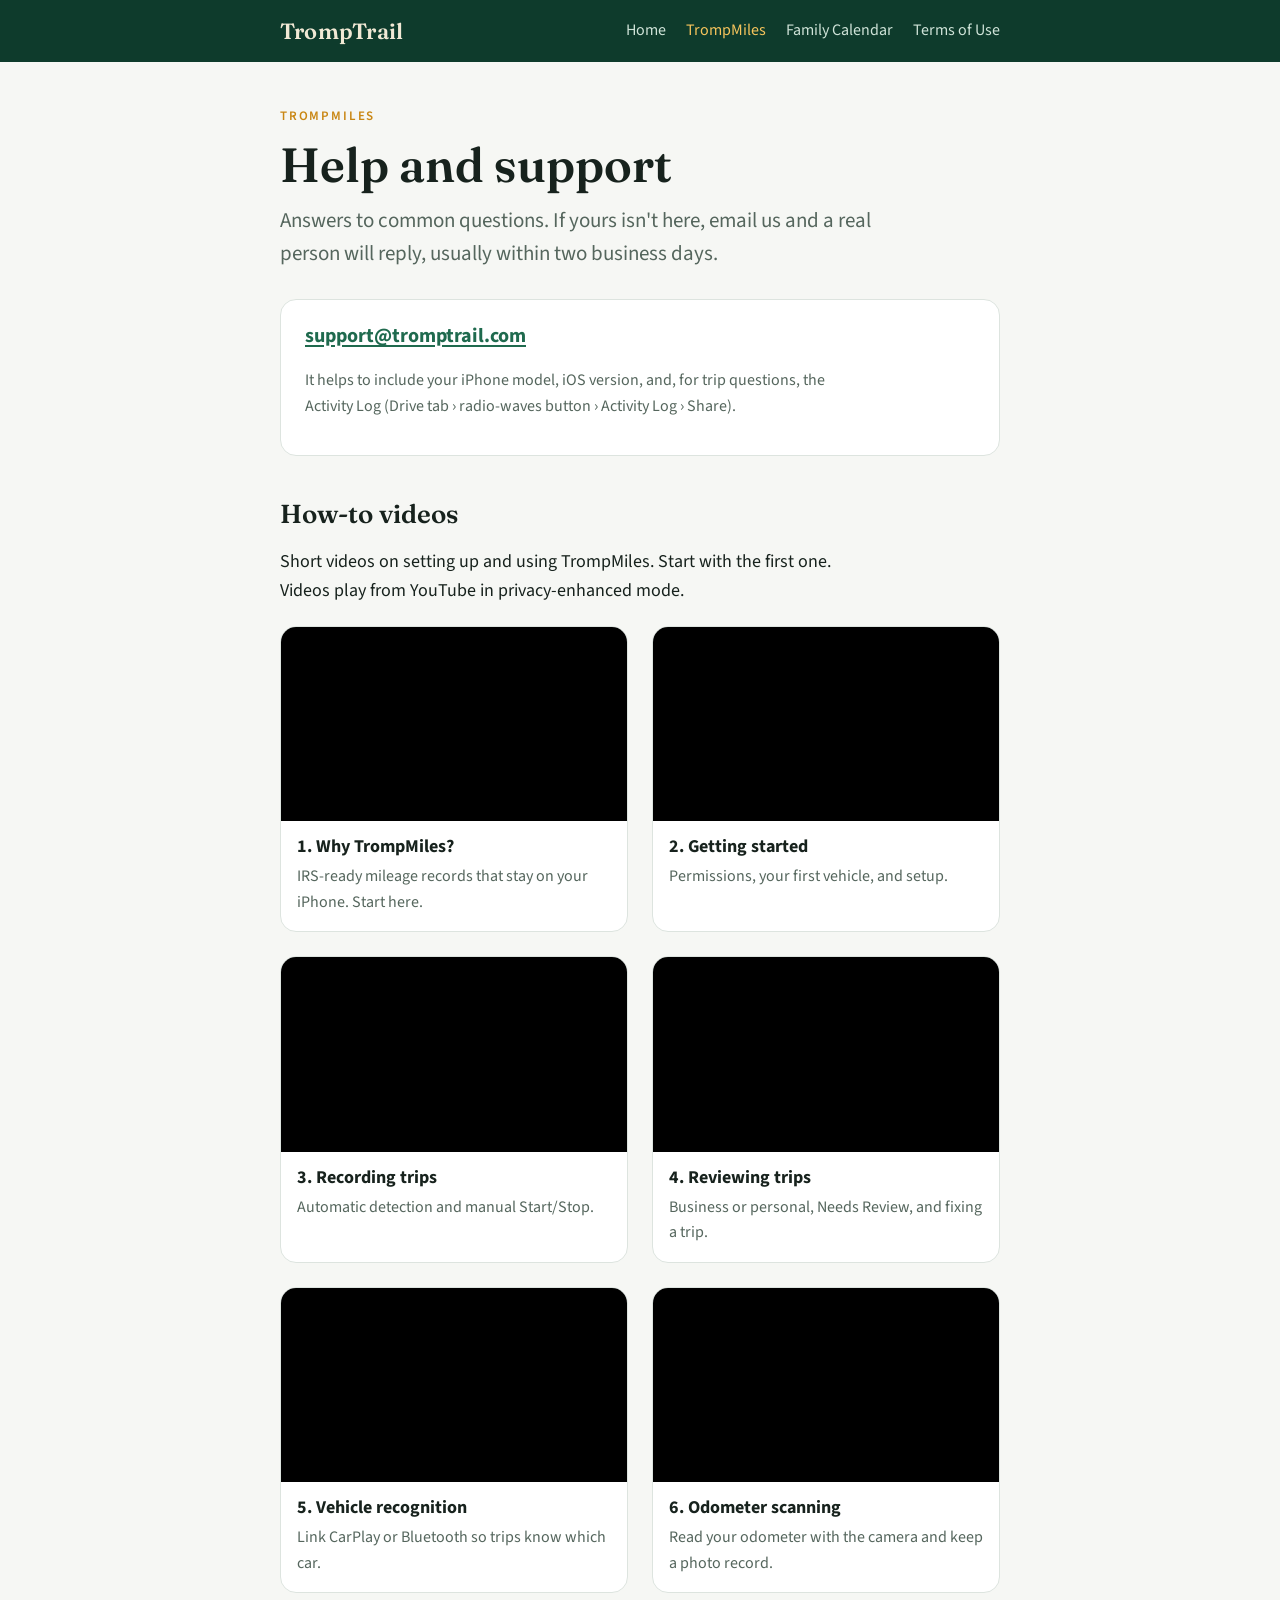
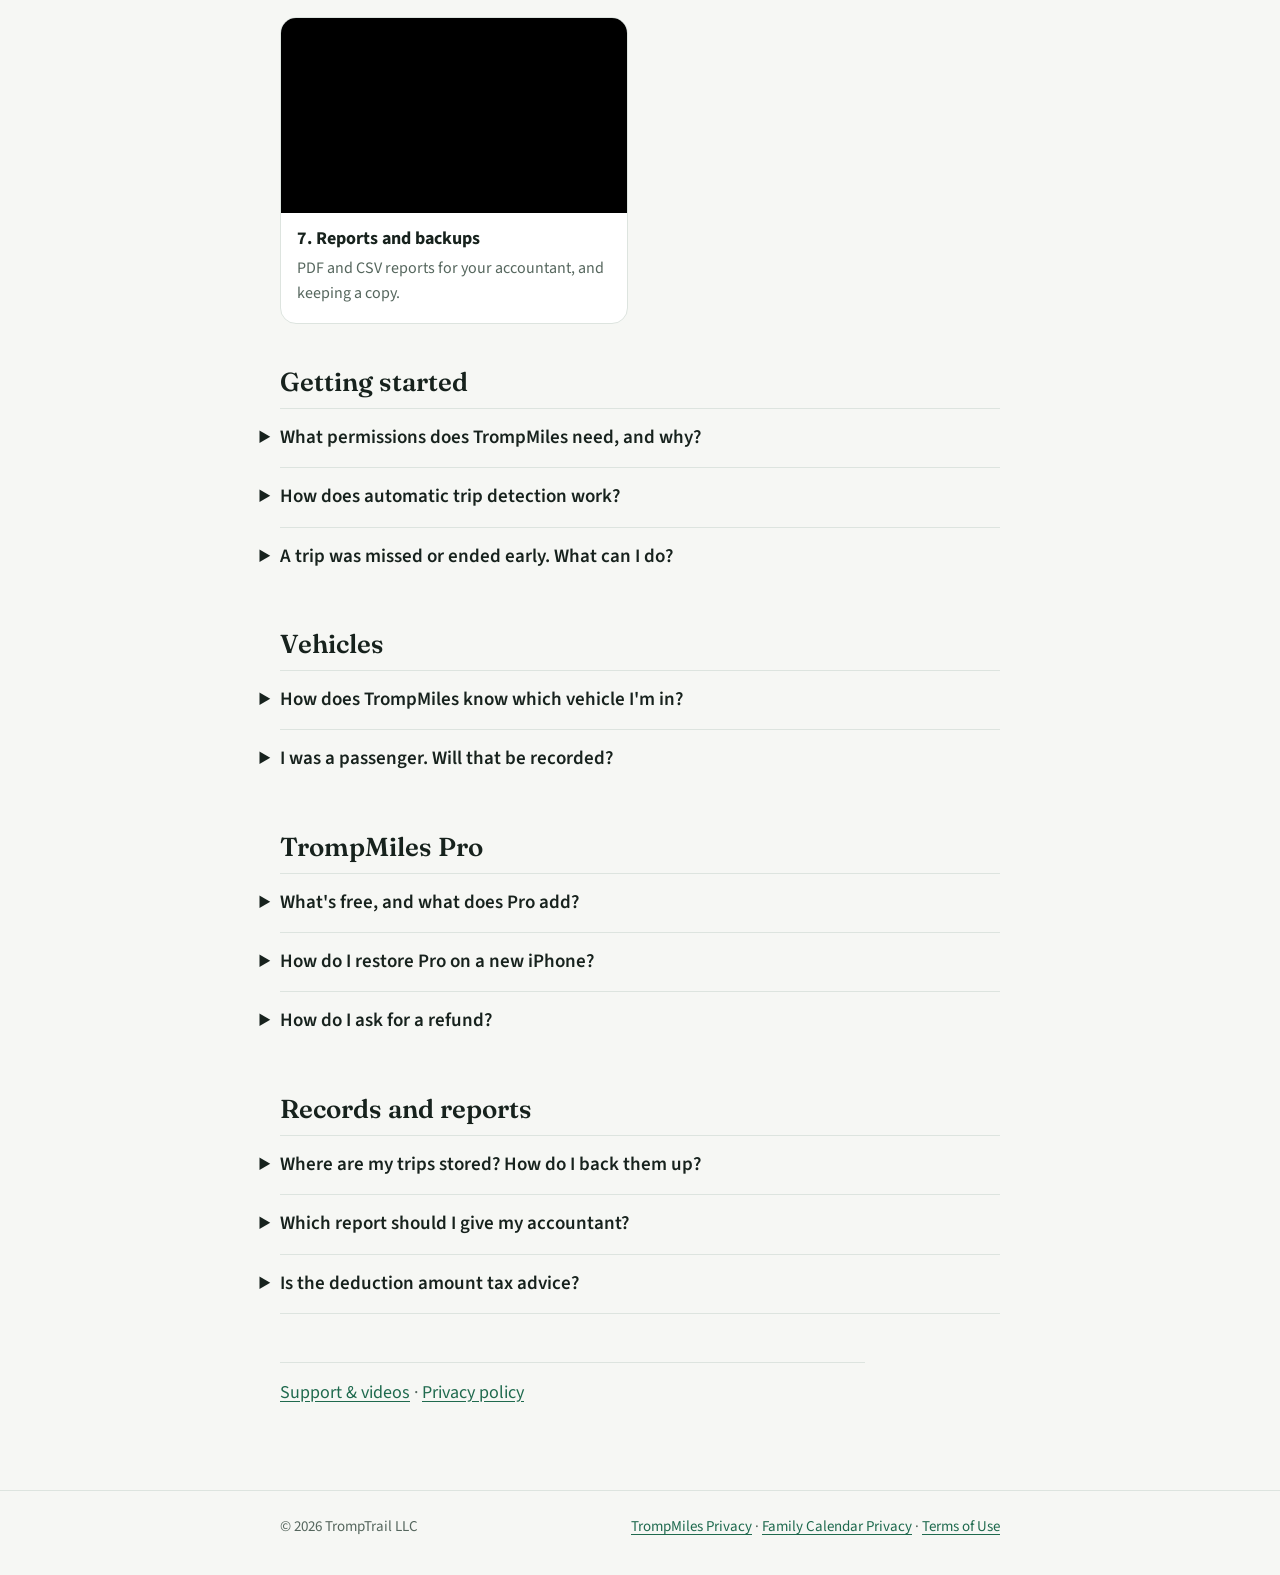
<file: support.html>
<!doctype html>
<html lang="en">
<head>
<meta charset="utf-8">
<meta name="viewport" content="width=device-width, initial-scale=1, viewport-fit=cover">
<title>TrompMiles Support</title>
<meta name="description" content="Help with TrompMiles: setting up automatic trips, vehicle recognition, Pro, reports and backups.">
<link rel="icon" href="trompmiles-icon.png">
<link rel="preconnect" href="https://fonts.googleapis.com">
<link rel="preconnect" href="https://fonts.gstatic.com" crossorigin>
<link rel="stylesheet" href="https://fonts.googleapis.com/css2?family=Fraunces:opsz,wght@9..144,600&family=Source+Sans+3:wght@400;600&display=swap">
<link rel="stylesheet" href="style.css">
</head>
<body>
<header class="top">
  <div class="wrap">
    <a class="brand" href="index.html">TrompTrail</a>
    <nav aria-label="Main">
      <a href="index.html">Home</a>
      <a href="support.html" aria-current="page">TrompMiles</a>
      <a href="family-calendar.html">Family Calendar</a>
      <a href="terms.html">Terms of Use</a>
    </nav>
  </div>
</header>

<main>
  <div class="wrap">
    <p class="eyebrow">TrompMiles</p>
    <h1>Help and support</h1>
    <p class="lede">Answers to common questions. If yours isn't here, email us and a real person will reply, usually within two business days.</p>

    <div class="contact">
      <strong><a href="mailto:support@tromptrail.com">support@tromptrail.com</a></strong>
      <p class="note">It helps to include your iPhone model, iOS version, and, for trip questions, the Activity Log (Drive tab › radio-waves button › Activity Log › Share).</p>
    </div>

    <h2 id="videos">How-to videos</h2>
    <p>Short videos on setting up and using TrompMiles. Start with the first one. Videos play from YouTube in privacy-enhanced mode.</p>
    <div class="videos">
      <figure class="video">
        <iframe src="https://www.youtube-nocookie.com/embed/w71B41Nnoic?rel=0" title="Why TrompMiles?" loading="lazy" allow="accelerometer; encrypted-media; gyroscope; picture-in-picture; fullscreen" referrerpolicy="strict-origin-when-cross-origin" allowfullscreen></iframe>
        <figcaption><strong>1. Why TrompMiles?</strong><span>IRS-ready mileage records that stay on your iPhone. Start here.</span></figcaption>
      </figure>
      <figure class="video">
        <iframe src="https://www.youtube-nocookie.com/embed/kllZW1239Oc?rel=0" title="Getting started" loading="lazy" allow="accelerometer; encrypted-media; gyroscope; picture-in-picture; fullscreen" referrerpolicy="strict-origin-when-cross-origin" allowfullscreen></iframe>
        <figcaption><strong>2. Getting started</strong><span>Permissions, your first vehicle, and setup.</span></figcaption>
      </figure>
      <figure class="video">
        <iframe src="https://www.youtube-nocookie.com/embed/F0BPDOddrYk?rel=0" title="Recording trips" loading="lazy" allow="accelerometer; encrypted-media; gyroscope; picture-in-picture; fullscreen" referrerpolicy="strict-origin-when-cross-origin" allowfullscreen></iframe>
        <figcaption><strong>3. Recording trips</strong><span>Automatic detection and manual Start/Stop.</span></figcaption>
      </figure>
      <figure class="video">
        <iframe src="https://www.youtube-nocookie.com/embed/_fc5lIHJPZE?rel=0" title="Reviewing trips" loading="lazy" allow="accelerometer; encrypted-media; gyroscope; picture-in-picture; fullscreen" referrerpolicy="strict-origin-when-cross-origin" allowfullscreen></iframe>
        <figcaption><strong>4. Reviewing trips</strong><span>Business or personal, Needs Review, and fixing a trip.</span></figcaption>
      </figure>
      <figure class="video">
        <iframe src="https://www.youtube-nocookie.com/embed/HNKa2QH8dqc?rel=0" title="Vehicle recognition" loading="lazy" allow="accelerometer; encrypted-media; gyroscope; picture-in-picture; fullscreen" referrerpolicy="strict-origin-when-cross-origin" allowfullscreen></iframe>
        <figcaption><strong>5. Vehicle recognition</strong><span>Link CarPlay or Bluetooth so trips know which car.</span></figcaption>
      </figure>
      <figure class="video">
        <iframe src="https://www.youtube-nocookie.com/embed/g_a2diKAhR0?rel=0" title="Odometer scanning" loading="lazy" allow="accelerometer; encrypted-media; gyroscope; picture-in-picture; fullscreen" referrerpolicy="strict-origin-when-cross-origin" allowfullscreen></iframe>
        <figcaption><strong>6. Odometer scanning</strong><span>Read your odometer with the camera and keep a photo record.</span></figcaption>
      </figure>
      <figure class="video">
        <iframe src="https://www.youtube-nocookie.com/embed/4pO0DXrO6sY?rel=0" title="Reports and backups" loading="lazy" allow="accelerometer; encrypted-media; gyroscope; picture-in-picture; fullscreen" referrerpolicy="strict-origin-when-cross-origin" allowfullscreen></iframe>
        <figcaption><strong>7. Reports and backups</strong><span>PDF and CSV reports for your accountant, and keeping a copy.</span></figcaption>
      </figure>
    </div>

    <h2>Getting started</h2>

    <details>
      <summary>What permissions does TrompMiles need, and why?</summary>
      <ul>
        <li><strong>Location, set to Always:</strong> to measure your drives, including when your phone is in your pocket and the app is closed.</li>
        <li><strong>Motion &amp; Fitness:</strong> to tell driving apart from walking or cycling, so walks aren't logged as trips.</li>
        <li><strong>Notifications:</strong> to ask "Business or personal?" after each trip.</li>
        <li><strong>Camera</strong> (only if you use it): to read your odometer.</li>
      </ul>
      <p>You can check or change these at any time on the Drive tab: tap the location arrow or the radio-waves button.</p>
    </details>

    <details>
      <summary>How does automatic trip detection work?</summary>
      <p>When you drive away, iOS wakes TrompMiles. If you're moving at driving speed, it records the trip. The start time is taken from when your iPhone's motion sensor says the drive began, and the start point is where you were parked. When you've been stopped for about three minutes, or you get out and walk, the trip is saved and you get a notification.</p>
      <p>Stops of under five minutes, such as getting gas, stay part of one trip, and the stop is listed in the destination.</p>
    </details>

    <details>
      <summary>A trip was missed or ended early. What can I do?</summary>
      <ol>
        <li>Make sure Location is set to <strong>Always</strong> and <strong>Precise Location</strong> is on (Settings › Privacy &amp; Security › Location Services › TrompMiles).</li>
        <li>Keep Motion &amp; Fitness turned on.</li>
        <li>Avoid swiping TrompMiles away in the app switcher; that can stop iOS from waking it.</li>
        <li>You can always add or fix a trip by hand: Trips tab › +.</li>
      </ol>
      <p>If it keeps happening, email us the Activity Log and we'll take a look.</p>
    </details>

    <h2>Vehicles</h2>

    <details>
      <summary>How does TrompMiles know which vehicle I'm in?</summary>
      <p>Open Vehicles › your vehicle › Car connection while sitting in the vehicle with your iPhone connected, then tap Link. Trips made while that connection is present are labeled with that vehicle.</p>
      <p><strong>CarPlay:</strong> iOS reports every CarPlay car the same way, so link CarPlay to only one vehicle, usually the one you drive for work. If you drive another CarPlay car now and then, the trip notification has a one-tap "Personal · [other vehicle]" button to correct it.</p>
      <p><strong>Bluetooth without CarPlay:</strong> each car is recognized separately.</p>
      <p>A cable that only charges your phone can't be recognized.</p>
    </details>

    <details>
      <summary>I was a passenger. Will that be recorded?</summary>
      <p>Your iPhone can't tell a driver from a passenger, so rides may be recorded. They arrive in <strong>Needs Review</strong> on the Trips tab: swipe left to delete, or mark them Personal. On the Drive tab's Automatic Detection screen you can also choose what happens to drives with no linked vehicle connected: ask you, mark them personal, or don't save them.</p>
    </details>

    <h2>TrompMiles Pro</h2>

    <details>
      <summary>What's free, and what does Pro add?</summary>
      <p><strong>Free:</strong> manual Start/Stop trips, the full trip log, odometer readings typed by hand, and CSV export.</p>
      <p><strong>Pro, a one-time purchase:</strong> automatic trip detection, vehicle recognition, PDF reports, and odometer scanning with photo records. There's no subscription.</p>
    </details>

    <details>
      <summary>How do I restore Pro on a new iPhone?</summary>
      <p>Sign in with the same Apple ID, open TrompMiles, tap any Pro feature, then tap <strong>Restore Purchase</strong>.</p>
    </details>

    <details>
      <summary>How do I ask for a refund?</summary>
      <p>Purchases are handled by Apple. Request a refund at <a href="https://reportaproblem.apple.com">reportaproblem.apple.com</a>.</p>
    </details>

    <h2>Records and reports</h2>

    <details>
      <summary>Where are my trips stored? How do I back them up?</summary>
      <p>Your trips, vehicles and odometer photos are stored only on your iPhone. They're included in your normal iPhone or iCloud Backup.</p>
      <p>Because these are tax records, we recommend also exporting a copy regularly: Reports tab › Create CSV (and, with Pro, Create PDF Report and Gather odometer photos), then Share › Save to Files or email it to yourself. <strong>Deleting the app deletes its trips</strong>, so export first.</p>
    </details>

    <details>
      <summary>Which report should I give my accountant?</summary>
      <p>The <strong>full-year PDF report</strong>. It lists every business trip with its date, destination, purpose and miles, and includes the Schedule C, Part IV vehicle questions. For it to show total and personal miles, enter your odometer reading for January 1 and December 31 on the Vehicles tab.</p>
    </details>

    <details>
      <summary>Is the deduction amount tax advice?</summary>
      <p>No. TrompMiles estimates your deduction with the IRS standard mileage rate you enter on the Reports tab. Tax rules depend on your situation; please confirm with a tax professional. TrompTrail LLC doesn't provide tax, legal or accounting advice.</p>
    </details>

    <p class="subnav"><a href="support.html">Support &amp; videos</a> · <a href="privacy.html">Privacy policy</a></p>
  </div>
</main>

<footer>
  <div class="wrap">
    <span>© 2026 TrompTrail LLC</span>
    <span><a href="privacy.html">TrompMiles Privacy</a> · <a href="family-calendar-privacy.html">Family Calendar Privacy</a> · <a href="terms.html">Terms of Use</a></span>
  </div>
</footer>
</body>
</html>
</file>
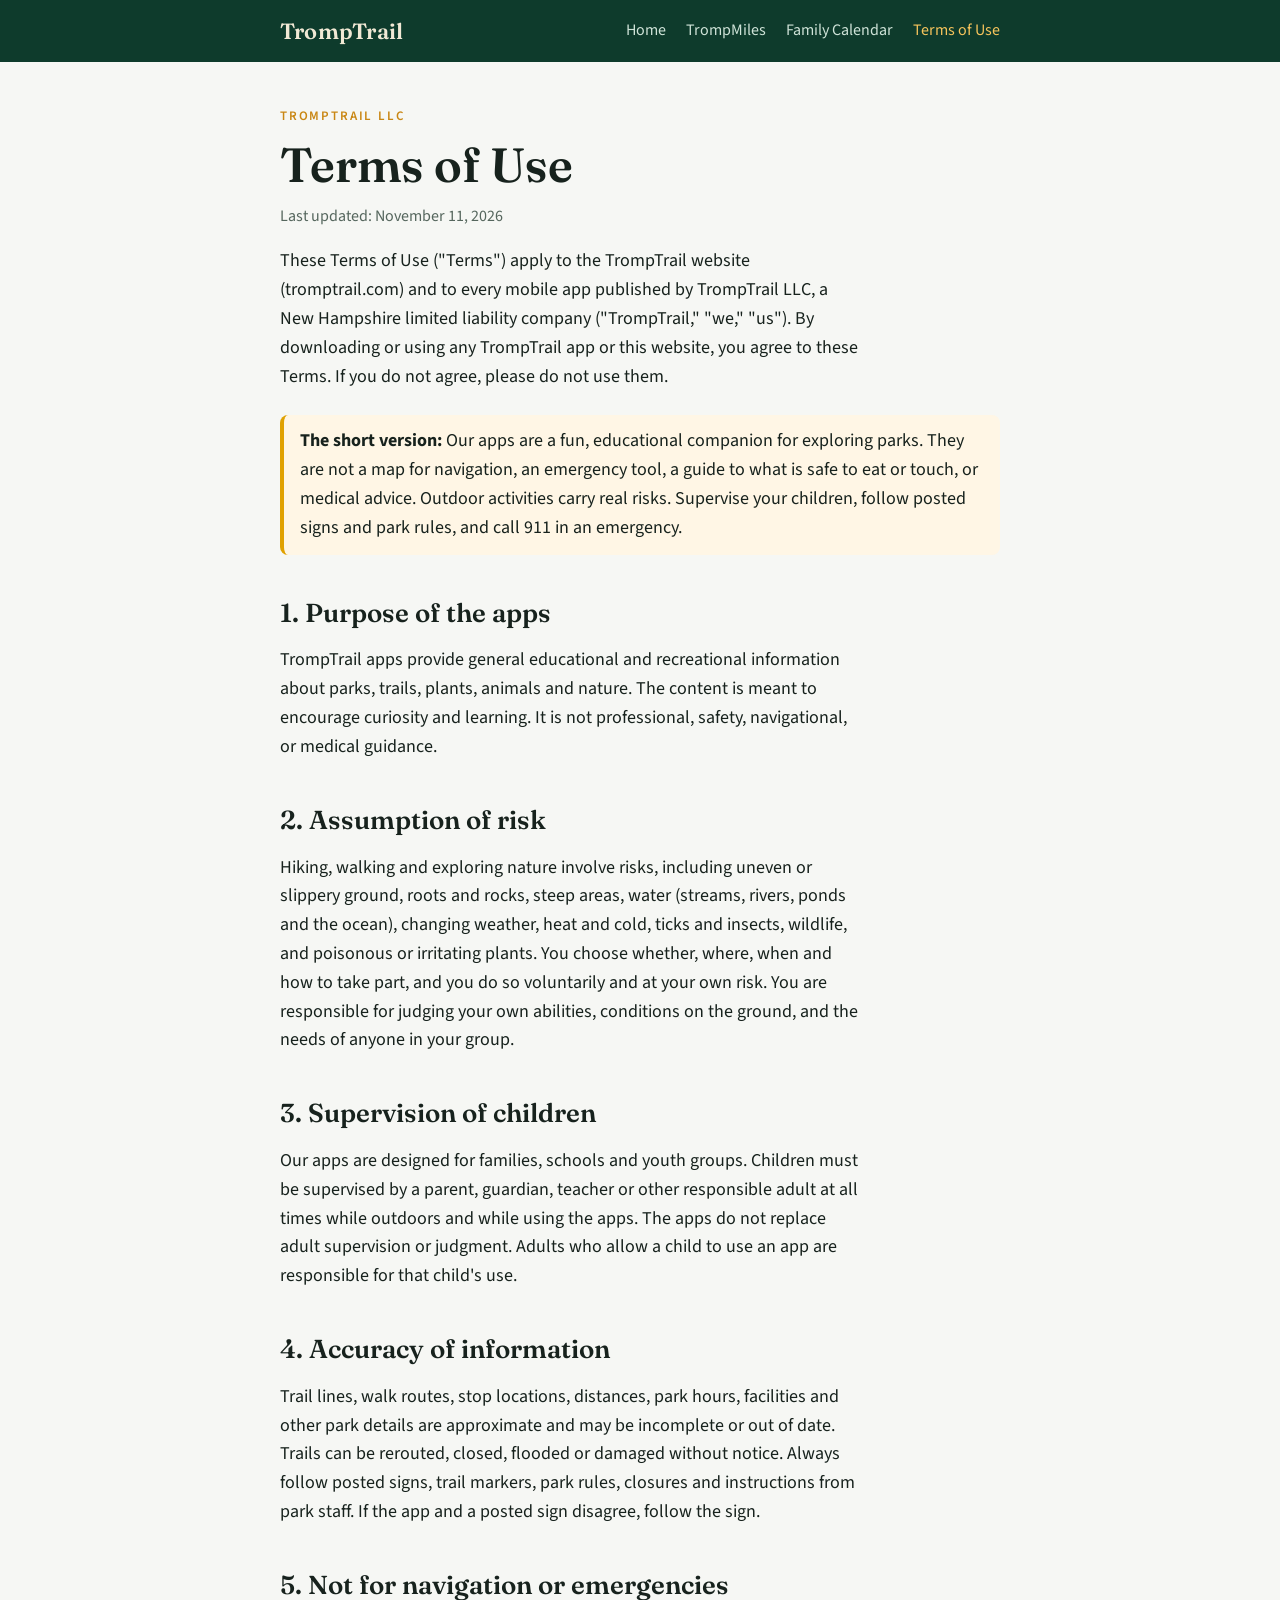
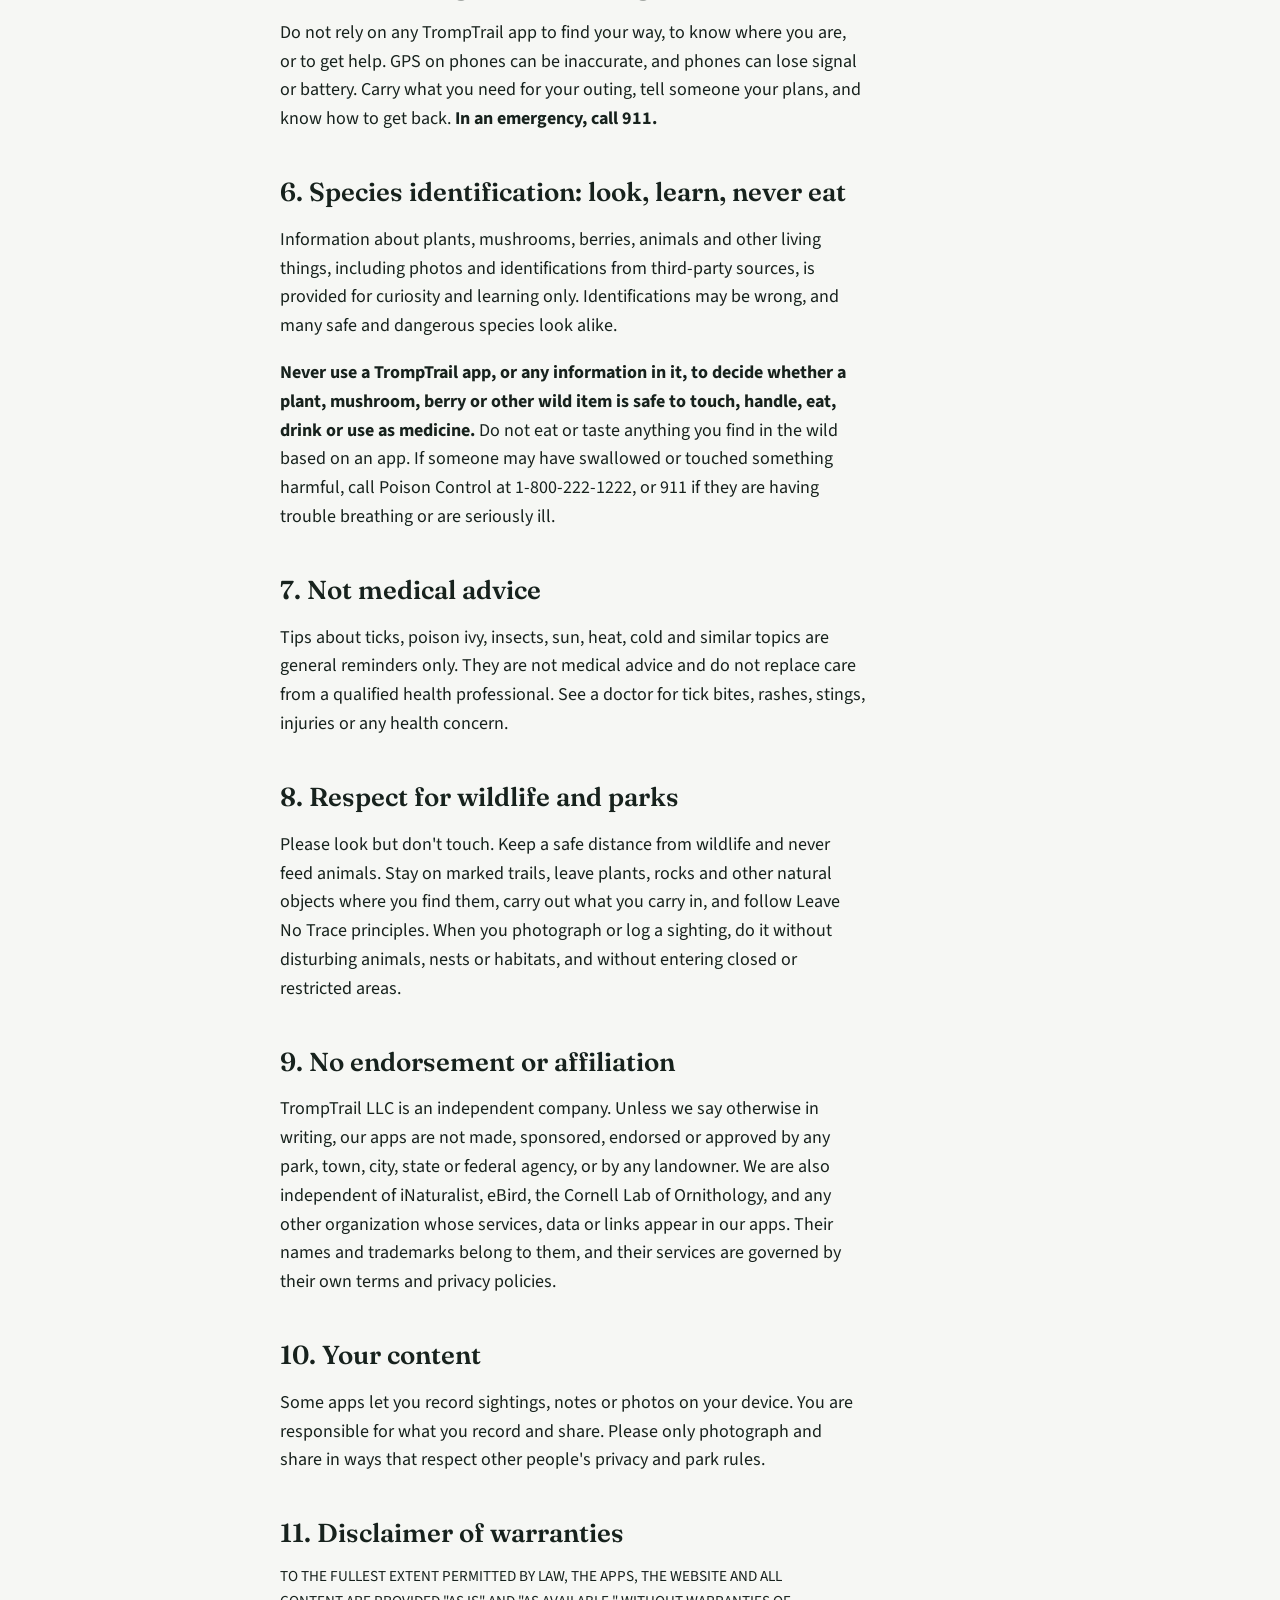
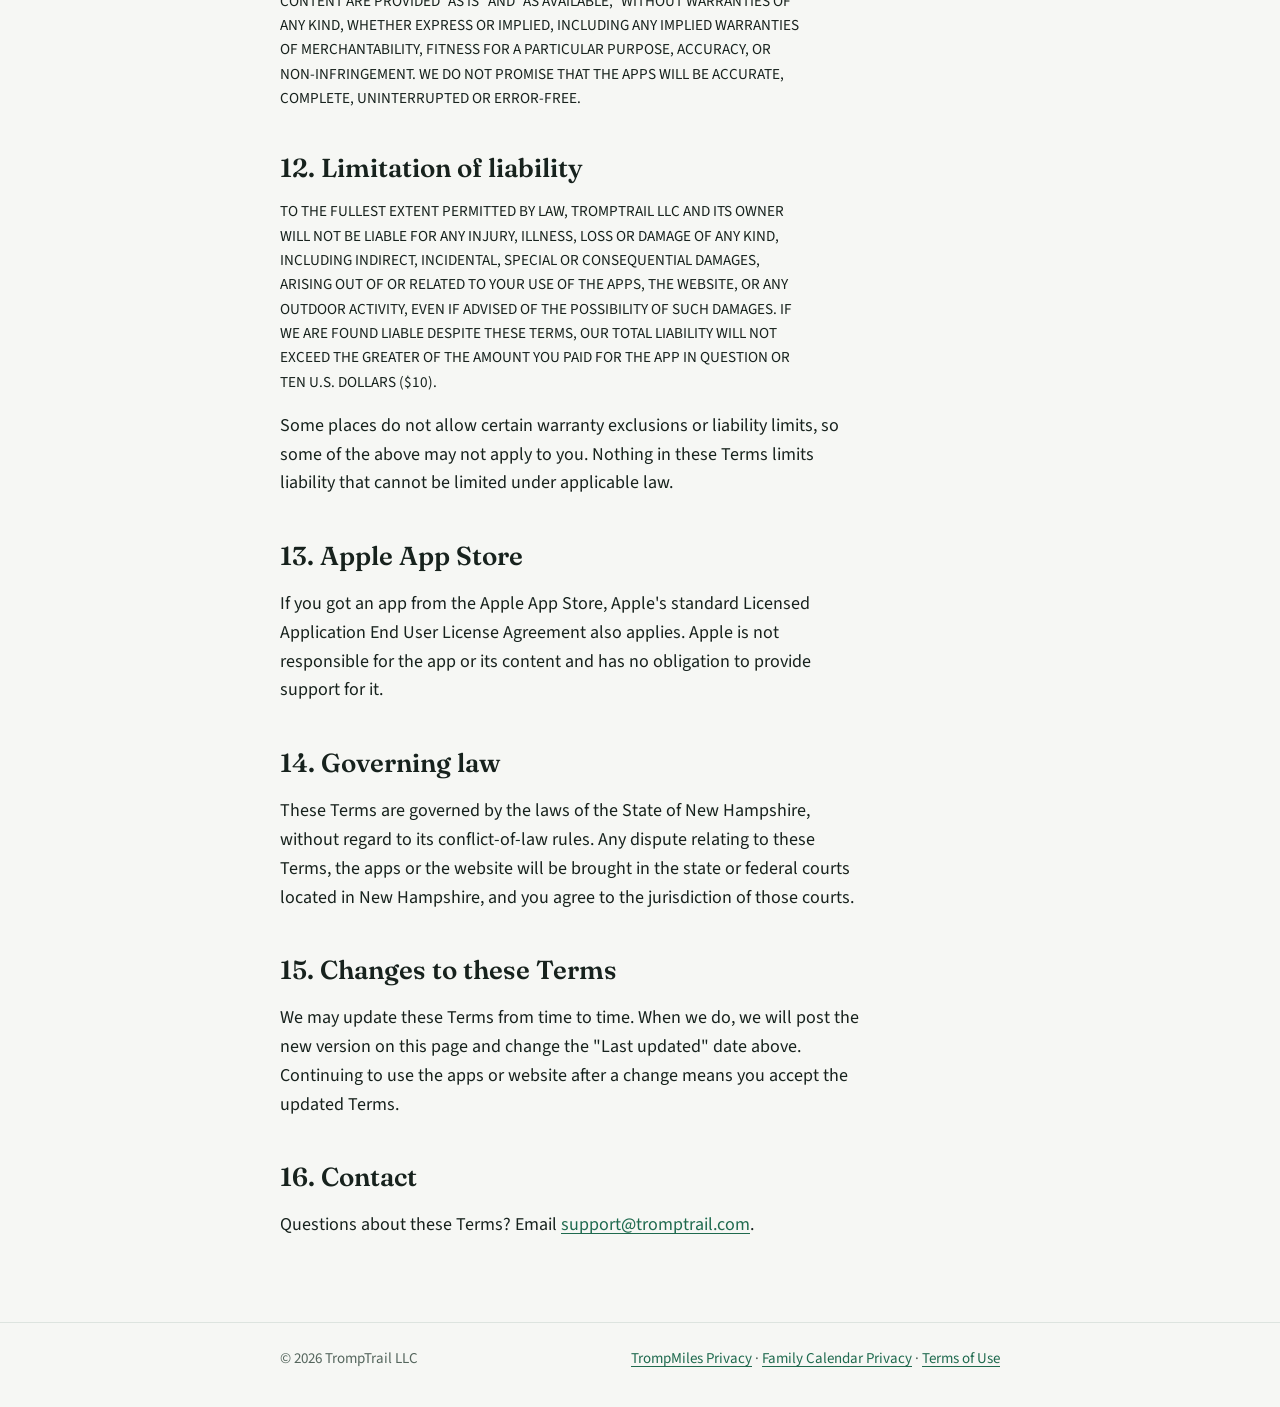
<file: terms.html>
<!doctype html>
<html lang="en">
<head>
<meta charset="utf-8">
<meta name="viewport" content="width=device-width, initial-scale=1, viewport-fit=cover">
<title>Terms of Use | TrompTrail</title>
<link rel="icon" href="trompmiles-icon.png">
<link rel="preconnect" href="https://fonts.googleapis.com">
<link rel="preconnect" href="https://fonts.gstatic.com" crossorigin>
<link rel="stylesheet" href="https://fonts.googleapis.com/css2?family=Fraunces:opsz,wght@9..144,600&family=Source+Sans+3:wght@400;600&display=swap">
<link rel="stylesheet" href="style.css">
<style>
  .updated { color: var(--muted); margin-top: 0; }
  .callout { background: #fff6e5; border-left: 4px solid #e0a100; padding: 12px 16px; margin: 1.5rem 0; border-radius: 8px; }
  .caps { text-transform: uppercase; font-size: 0.95rem; }
</style>
</head>
<body>
<header class="top">
  <div class="wrap">
    <a class="brand" href="index.html">TrompTrail</a>
    <nav aria-label="Main">
      <a href="index.html">Home</a>
      <a href="support.html">TrompMiles</a>
      <a href="family-calendar.html">Family Calendar</a>
      <a href="terms.html" aria-current="page">Terms of Use</a>
    </nav>
  </div>
</header>

<main>
  <div class="wrap">
    <p class="eyebrow">TrompTrail LLC</p>
    <h1>Terms of Use</h1>
<p class="updated">Last updated: November 11, 2026</p>

<p>These Terms of Use ("Terms") apply to the TrompTrail website (tromptrail.com) and to every mobile app published by TrompTrail LLC, a New Hampshire limited liability company ("TrompTrail," "we," "us"). By downloading or using any TrompTrail app or this website, you agree to these Terms. If you do not agree, please do not use them.</p>

<div class="callout">
  <strong>The short version:</strong> Our apps are a fun, educational companion for exploring parks. They are not a map for navigation, an emergency tool, a guide to what is safe to eat or touch, or medical advice. Outdoor activities carry real risks. Supervise your children, follow posted signs and park rules, and call 911 in an emergency.
</div>

<h2>1. Purpose of the apps</h2>
<p>TrompTrail apps provide general educational and recreational information about parks, trails, plants, animals and nature. The content is meant to encourage curiosity and learning. It is not professional, safety, navigational, or medical guidance.</p>

<h2>2. Assumption of risk</h2>
<p>Hiking, walking and exploring nature involve risks, including uneven or slippery ground, roots and rocks, steep areas, water (streams, rivers, ponds and the ocean), changing weather, heat and cold, ticks and insects, wildlife, and poisonous or irritating plants. You choose whether, where, when and how to take part, and you do so voluntarily and at your own risk. You are responsible for judging your own abilities, conditions on the ground, and the needs of anyone in your group.</p>

<h2>3. Supervision of children</h2>
<p>Our apps are designed for families, schools and youth groups. Children must be supervised by a parent, guardian, teacher or other responsible adult at all times while outdoors and while using the apps. The apps do not replace adult supervision or judgment. Adults who allow a child to use an app are responsible for that child's use.</p>

<h2>4. Accuracy of information</h2>
<p>Trail lines, walk routes, stop locations, distances, park hours, facilities and other park details are approximate and may be incomplete or out of date. Trails can be rerouted, closed, flooded or damaged without notice. Always follow posted signs, trail markers, park rules, closures and instructions from park staff. If the app and a posted sign disagree, follow the sign.</p>

<h2>5. Not for navigation or emergencies</h2>
<p>Do not rely on any TrompTrail app to find your way, to know where you are, or to get help. GPS on phones can be inaccurate, and phones can lose signal or battery. Carry what you need for your outing, tell someone your plans, and know how to get back. <strong>In an emergency, call 911.</strong></p>

<h2>6. Species identification: look, learn, never eat</h2>
<p>Information about plants, mushrooms, berries, animals and other living things, including photos and identifications from third-party sources, is provided for curiosity and learning only. Identifications may be wrong, and many safe and dangerous species look alike.</p>
<p><strong>Never use a TrompTrail app, or any information in it, to decide whether a plant, mushroom, berry or other wild item is safe to touch, handle, eat, drink or use as medicine.</strong> Do not eat or taste anything you find in the wild based on an app. If someone may have swallowed or touched something harmful, call Poison Control at 1-800-222-1222, or 911 if they are having trouble breathing or are seriously ill.</p>

<h2>7. Not medical advice</h2>
<p>Tips about ticks, poison ivy, insects, sun, heat, cold and similar topics are general reminders only. They are not medical advice and do not replace care from a qualified health professional. See a doctor for tick bites, rashes, stings, injuries or any health concern.</p>

<h2>8. Respect for wildlife and parks</h2>
<p>Please look but don't touch. Keep a safe distance from wildlife and never feed animals. Stay on marked trails, leave plants, rocks and other natural objects where you find them, carry out what you carry in, and follow Leave No Trace principles. When you photograph or log a sighting, do it without disturbing animals, nests or habitats, and without entering closed or restricted areas.</p>

<h2>9. No endorsement or affiliation</h2>
<p>TrompTrail LLC is an independent company. Unless we say otherwise in writing, our apps are not made, sponsored, endorsed or approved by any park, town, city, state or federal agency, or by any landowner. We are also independent of iNaturalist, eBird, the Cornell Lab of Ornithology, and any other organization whose services, data or links appear in our apps. Their names and trademarks belong to them, and their services are governed by their own terms and privacy policies.</p>

<h2>10. Your content</h2>
<p>Some apps let you record sightings, notes or photos on your device. You are responsible for what you record and share. Please only photograph and share in ways that respect other people's privacy and park rules.</p>

<h2>11. Disclaimer of warranties</h2>
<p class="caps">To the fullest extent permitted by law, the apps, the website and all content are provided "as is" and "as available," without warranties of any kind, whether express or implied, including any implied warranties of merchantability, fitness for a particular purpose, accuracy, or non-infringement. We do not promise that the apps will be accurate, complete, uninterrupted or error-free.</p>

<h2>12. Limitation of liability</h2>
<p class="caps">To the fullest extent permitted by law, TrompTrail LLC and its owner will not be liable for any injury, illness, loss or damage of any kind, including indirect, incidental, special or consequential damages, arising out of or related to your use of the apps, the website, or any outdoor activity, even if advised of the possibility of such damages. If we are found liable despite these Terms, our total liability will not exceed the greater of the amount you paid for the app in question or ten U.S. dollars ($10).</p>
<p>Some places do not allow certain warranty exclusions or liability limits, so some of the above may not apply to you. Nothing in these Terms limits liability that cannot be limited under applicable law.</p>

<h2>13. Apple App Store</h2>
<p>If you got an app from the Apple App Store, Apple's standard Licensed Application End User License Agreement also applies. Apple is not responsible for the app or its content and has no obligation to provide support for it.</p>

<h2>14. Governing law</h2>
<p>These Terms are governed by the laws of the State of New Hampshire, without regard to its conflict-of-law rules. Any dispute relating to these Terms, the apps or the website will be brought in the state or federal courts located in New Hampshire, and you agree to the jurisdiction of those courts.</p>

<h2>15. Changes to these Terms</h2>
<p>We may update these Terms from time to time. When we do, we will post the new version on this page and change the "Last updated" date above. Continuing to use the apps or website after a change means you accept the updated Terms.</p>

<h2>16. Contact</h2>
<p>Questions about these Terms? Email <a href="mailto:support@tromptrail.com">support@tromptrail.com</a>.</p>
  </div>
</main>

<footer>
  <div class="wrap">
    <span>© 2026 TrompTrail LLC</span>
    <span><a href="privacy.html">TrompMiles Privacy</a> · <a href="family-calendar-privacy.html">Family Calendar Privacy</a> · <a href="terms.html">Terms of Use</a></span>
  </div>
</footer>
</body>
</html>
</file>
<file: style.css>
/* TrompTrail LLC site. Forest greens from the TrompMiles icon, light and dark. */
:root {
  --bg: #f6f7f4;
  --surface: #ffffff;
  --ink: #17221d;
  --muted: #55665d;
  --line: #dde4df;
  --green: #1f6a4e;
  --green-deep: #0e3b2c;
  --amber: #c98714;
  --display: "Fraunces", Georgia, "Times New Roman", serif;
  --body: "Source Sans 3", -apple-system, "Segoe UI", Helvetica, Arial, sans-serif;
  color-scheme: light;
}
@media (prefers-color-scheme: dark) {
  :root {
    --bg: #0d1713;
    --surface: #14211b;
    --ink: #e8efe9;
    --muted: #a3b5ab;
    --line: #26362e;
    --green: #6cc39c;
    --green-deep: #0b2c21;
    --amber: #e8a83a;
    color-scheme: dark;
  }
}
* { box-sizing: border-box; }
html { -webkit-text-size-adjust: 100%; }
body {
  margin: 0;
  background: var(--bg);
  color: var(--ink);
  font: 18px/1.6 var(--body);
}
a { color: var(--green); text-underline-offset: 3px; }
a:focus-visible { outline: 3px solid var(--amber); outline-offset: 2px; border-radius: 3px; }

.wrap {
  max-width: 760px;
  margin: 0 auto;
  padding-left: max(20px, env(safe-area-inset-left, 0px));
  padding-right: max(20px, env(safe-area-inset-right, 0px));
}

/* Header band */
.top {
  background: var(--green-deep);
  color: #f1e9d5;
}
.top .wrap {
  display: flex;
  align-items: center;
  justify-content: space-between;
  gap: 16px;
  flex-wrap: wrap;
  padding-block: 18px;
}
.brand {
  font: 600 22px/1 var(--display);
  color: #f1e9d5;
  text-decoration: none;
  letter-spacing: .01em;
}
.top nav { display: flex; gap: 20px; flex-wrap: wrap; }
.top nav a { color: #cfe3d8; text-decoration: none; font-size: 16px; }
.top nav a:hover, .top nav a[aria-current="page"] { color: #f6c45c; }

main .wrap { padding-block: 48px 64px; }

h1, h2, h3 { font-family: var(--display); line-height: 1.15; text-wrap: balance; }
h1 { font-size: clamp(34px, 6vw, 48px); margin: 0 0 12px; font-weight: 600; }
h2 { font-size: 26px; margin: 44px 0 10px; font-weight: 600; }
h3 { font-size: 20px; margin: 28px 0 6px; font-weight: 600; }
p, li { max-width: 65ch; }
.lede { font-size: 21px; color: var(--muted); margin-top: 0; }
.eyebrow {
  font: 600 13px/1 var(--body);
  letter-spacing: .14em;
  text-transform: uppercase;
  color: var(--amber);
  margin: 0 0 14px;
}

/* App feature block on the home page */
.app {
  display: grid;
  grid-template-columns: 112px 1fr;
  gap: 24px;
  align-items: start;
  background: var(--surface);
  border: 1px solid var(--line);
  border-radius: 20px;
  padding: 24px;
  margin-top: 36px;
}
.app img { width: 112px; height: 112px; border-radius: 25px; display: block; }
.app h2 { margin-top: 0; }
.app > div { min-width: 0; }
@media (max-width: 520px) {
  .app { grid-template-columns: 1fr; }
}
.badge {
  display: inline-block;
  font-size: 14px;
  font-weight: 600;
  padding: 4px 12px;
  border-radius: 999px;
  border: 1px solid var(--line);
  color: var(--muted);
}
ul.points { padding-left: 1.2em; }
ul.points li { margin-bottom: 6px; }

/* Support FAQ */
details {
  border-top: 1px solid var(--line);
  padding: 14px 0;
}
details:last-of-type { border-bottom: 1px solid var(--line); }
summary {
  cursor: pointer;
  font-weight: 600;
  font-size: 19px;
  list-style-position: outside;
}
details p, details ol, details ul { color: var(--ink); }
.contact {
  background: var(--surface);
  border: 1px solid var(--line);
  border-radius: 16px;
  padding: 20px 24px;
  margin: 28px 0;
}
.contact strong { font-size: 20px; }
.note { color: var(--muted); font-size: 16px; }

/* Privacy policy */
.policy h2 { font-size: 22px; }
.updated { color: var(--muted); font-size: 16px; margin-top: 0; }
table {
  width: 100%;
  border-collapse: collapse;
  font-size: 16px;
  margin: 12px 0 8px;
}
.table-scroll { overflow-x: auto; }
th, td { text-align: left; padding: 10px 12px; border-bottom: 1px solid var(--line); vertical-align: top; }
th { font-weight: 600; color: var(--muted); font-size: 14px; letter-spacing: .04em; text-transform: uppercase; }

footer {
  border-top: 1px solid var(--line);
  color: var(--muted);
  font-size: 15px;
}
footer .wrap { padding-block: 24px 36px; display: flex; gap: 16px; flex-wrap: wrap; justify-content: space-between; }

/* Family Calendar Companion pages */
.hero-app { margin-top: 0; }
.hero-app h1 { margin-top: 0; }
.subnav { margin-top: 48px; padding-top: 16px; border-top: 1px solid var(--line); color: var(--muted); }
.videos { display: grid; grid-template-columns: repeat(auto-fill, minmax(320px, 1fr)); gap: 24px; margin-top: 20px; }
.video { margin: 0; background: var(--surface); border: 1px solid var(--line); border-radius: 16px; overflow: hidden; }
.video iframe { display: block; width: 100%; aspect-ratio: 16 / 9; border: 0; background: #000; }
.video figcaption { padding: 12px 16px 16px; display: grid; gap: 2px; }
.video figcaption span { color: var(--muted); font-size: 16px; }
@media (max-width: 380px) { .videos { grid-template-columns: 1fr; } }
</file>
